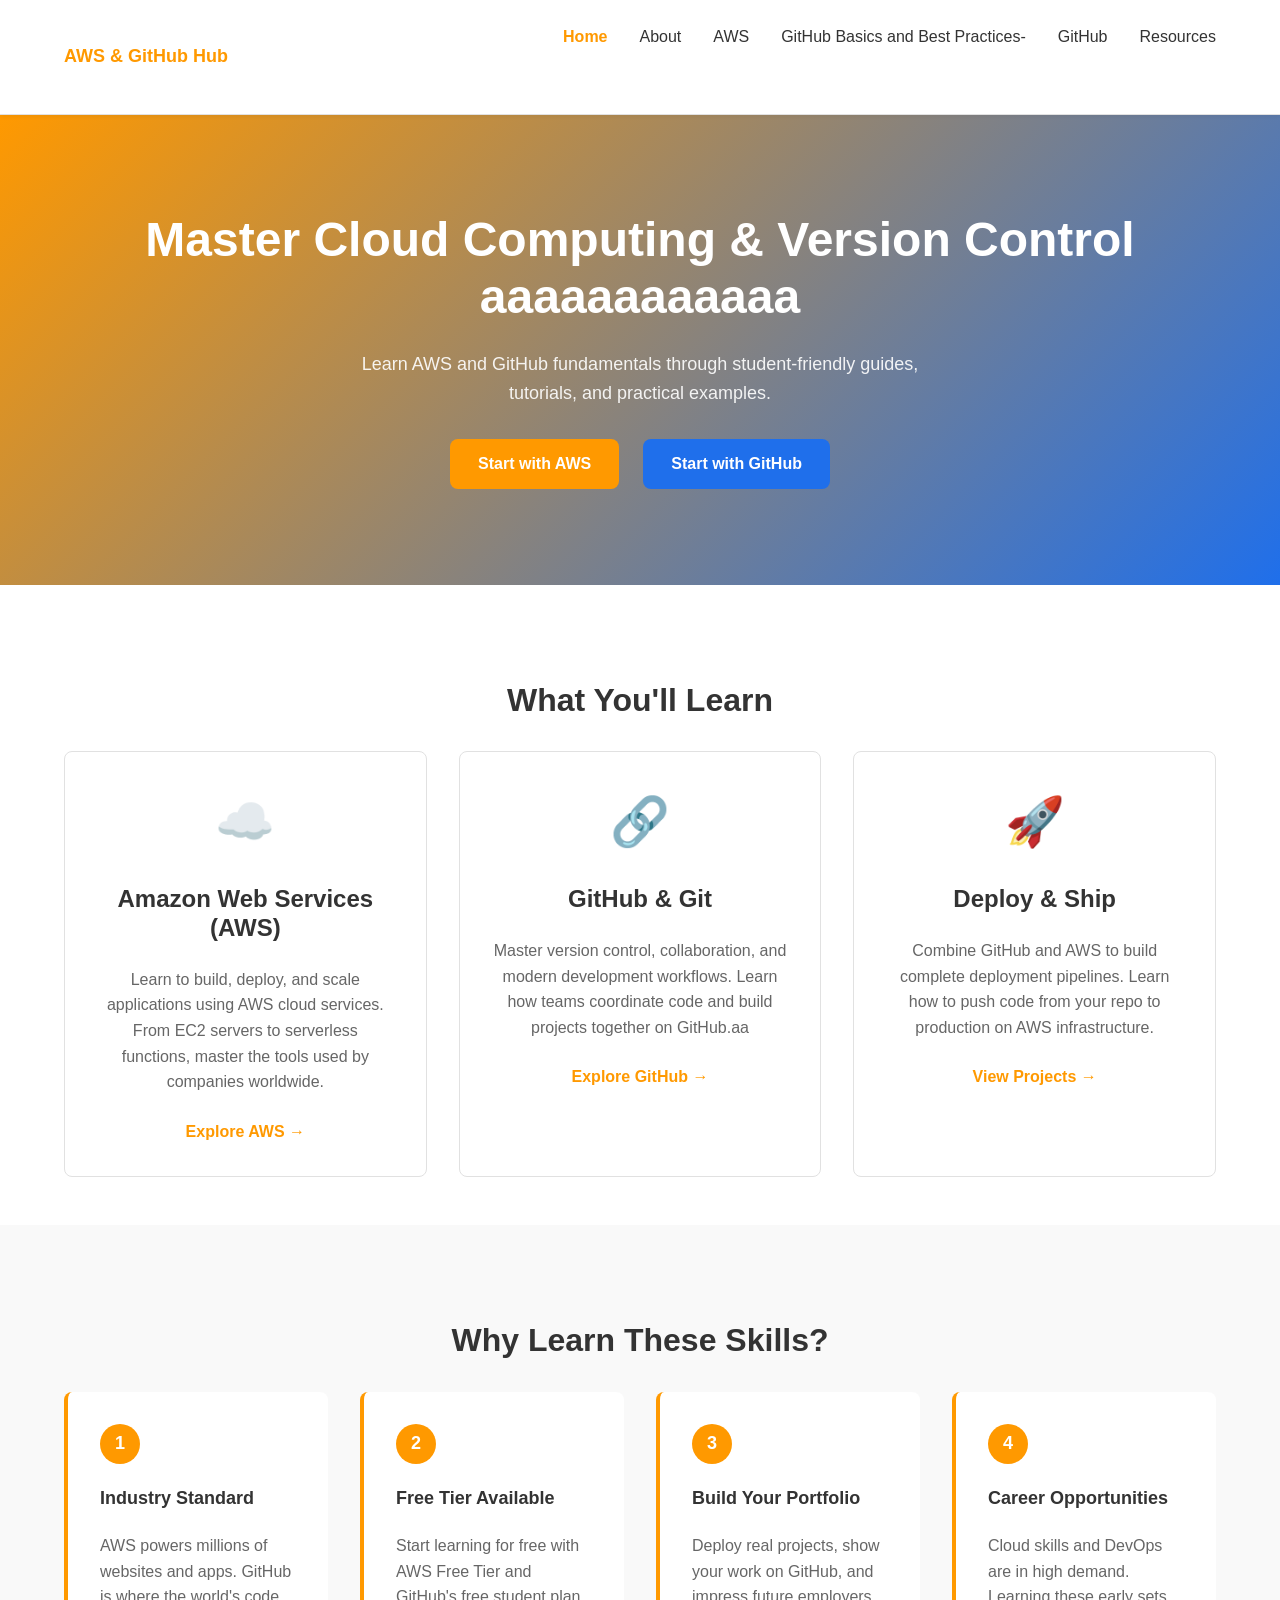
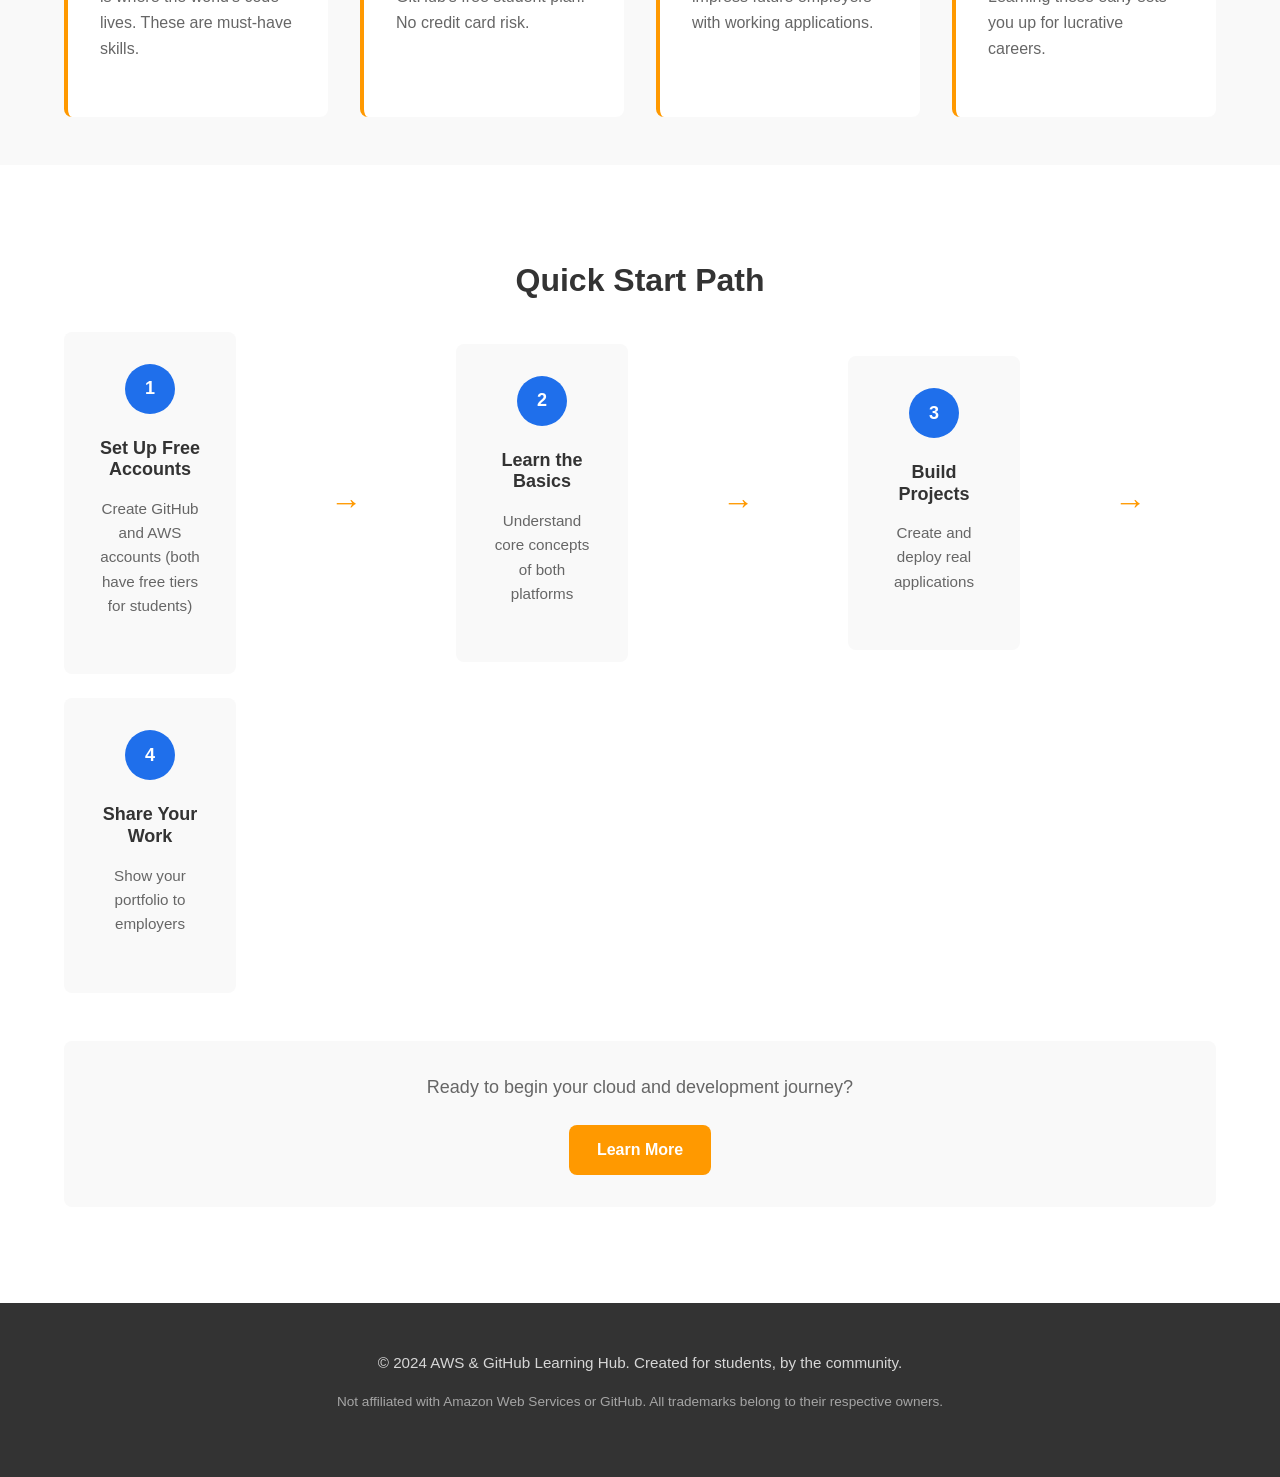
<file: index.html>
<!doctype html>
<html lang="en">
  <head>
    <meta charset="UTF-8" />
    <meta name="viewport" content="width=device-width, initial-scale=1.0" />
    <meta
      name="description"
      content="Learn AWS and GitHub - A comprehensive guide for students"
    />
    <title>AWS & GitHub Learning Hub | For Students</title>
    <link rel="stylesheet" href="styles.css" />
  </head>
  <body>
    <!-- Navigation -->
    <nav class="navbar">
      <div class="container">
        <div class="nav-wrapper">
          <a href="index.html" class="logo">AWS & GitHub Hub</a>
          <button class="menu-toggle" id="menuToggle" aria-label="Toggle menu">
            <span></span>
            <span></span>
            <span></span>
          </button>
          <ul class="nav-menu" id="navMenu">
            <li><a href="index.html">Home</a></li>
            <li><a href="about.html">About</a></li>
            <li><a href="aws.html">AWS</a></li>
            <li><a href="git.html">GitHub Basics and Best Practices-</a></li>
            <li><a href="github.html">GitHub</a></li>
            <li><a href="resources.html">Resources</a></li>
          </ul>
        </div>
      </div>
    </nav>

    <!-- Hero Section -->
    <section class="hero">
      <div class="container">
        <div class="hero-content">
          <h1>Master Cloud Computing & Version Control aaaaaaaaaaaa</h1>
          <p>
            Learn AWS and GitHub fundamentals through student-friendly guides,
            tutorials, and practical examples.
          </p>
          <div class="hero-buttons">
            <a href="aws.html" class="btn btn-primary">Start with AWS</a>
            <a href="github.html" class="btn btn-secondary"
              >Start with GitHub</a
            >
          </div>
        </div>
      </div>
    </section>

    <!-- Quick Overview -->
    <section class="overview">
      <div class="container">
        <h2>What You'll Learn</h2>
        <div class="cards-grid">
          <!-- AWS Card -->
          <div class="card">
            <div class="card-icon">☁️</div>
            <h3>Amazon Web Services (AWS)</h3>
            <p>
              Learn to build, deploy, and scale applications using AWS cloud
              services. From EC2 servers to serverless functions, master the
              tools used by companies worldwide.
            </p>
            <a href="aws.html" class="card-link">Explore AWS →</a>
          </div>

          <!-- GitHub Card -->
          <div class="card">
            <div class="card-icon">🔗</div>
            <h3>GitHub & Git</h3>
            <p>
              Master version control, collaboration, and modern development
              workflows. Learn how teams coordinate code and build projects
              together on GitHub.aa
            </p>
            <a href="github.html" class="card-link">Explore GitHub →</a>
          </div>

          <!-- Integration Card -->
          <div class="card">
            <div class="card-icon">🚀</div>
            <h3>Deploy & Ship</h3>
            <p>
              Combine GitHub and AWS to build complete deployment pipelines.
              Learn how to push code from your repo to production on AWS
              infrastructure.
            </p>
            <a href="resources.html" class="card-link">View Projects →</a>
          </div>
        </div>
      </div>
    </section>

    <!-- Why Learn Section -->
    <section class="why-learn">
      <div class="container">
        <h2>Why Learn These Skills?</h2>
        <div class="reasons-grid">
          <div class="reason">
            <div class="reason-number">1</div>
            <h4>Industry Standard</h4>
            <p>
              AWS powers millions of websites and apps. GitHub is where the
              world's code lives. These are must-have skills.
            </p>
          </div>
          <div class="reason">
            <div class="reason-number">2</div>
            <h4>Free Tier Available</h4>
            <p>
              Start learning for free with AWS Free Tier and GitHub's free
              student plan. No credit card risk.
            </p>
          </div>
          <div class="reason">
            <div class="reason-number">3</div>
            <h4>Build Your Portfolio</h4>
            <p>
              Deploy real projects, show your work on GitHub, and impress future
              employers with working applications.
            </p>
          </div>
          <div class="reason">
            <div class="reason-number">4</div>
            <h4>Career Opportunities</h4>
            <p>
              Cloud skills and DevOps are in high demand. Learning these early
              sets you up for lucrative careers.
            </p>
          </div>
        </div>
      </div>
    </section>

    <!-- Getting Started -->
    <section class="getting-started">
      <div class="container">
        <h2>Quick Start Path</h2>
        <div class="path-steps">
          <div class="step">
            <div class="step-number">1</div>
            <h4>Set Up Free Accounts</h4>
            <p>
              Create GitHub and AWS accounts (both have free tiers for students)
            </p>
          </div>
          <div class="step-arrow">→</div>
          <div class="step">
            <div class="step-number">2</div>
            <h4>Learn the Basics</h4>
            <p>Understand core concepts of both platforms</p>
          </div>
          <div class="step-arrow">→</div>
          <div class="step">
            <div class="step-number">3</div>
            <h4>Build Projects</h4>
            <p>Create and deploy real applications</p>
          </div>
          <div class="step-arrow">→</div>
          <div class="step">
            <div class="step-number">4</div>
            <h4>Share Your Work</h4>
            <p>Show your portfolio to employers</p>
          </div>
        </div>
        <div class="cta-section">
          <p>Ready to begin your cloud and development journey?</p>
          <a href="about.html" class="btn btn-primary">Learn More</a>
        </div>
      </div>
    </section>

    <!-- Footer -->
    <footer class="footer">
      <div class="container">
        <p>
          &copy; 2024 AWS & GitHub Learning Hub. Created for students, by the
          community.
        </p>
        <p>
          Not affiliated with Amazon Web Services or GitHub. All trademarks
          belong to their respective owners.
        </p>
      </div>
    </footer>

    <script src="script.js"></script>
  </body>
</html>
</file>
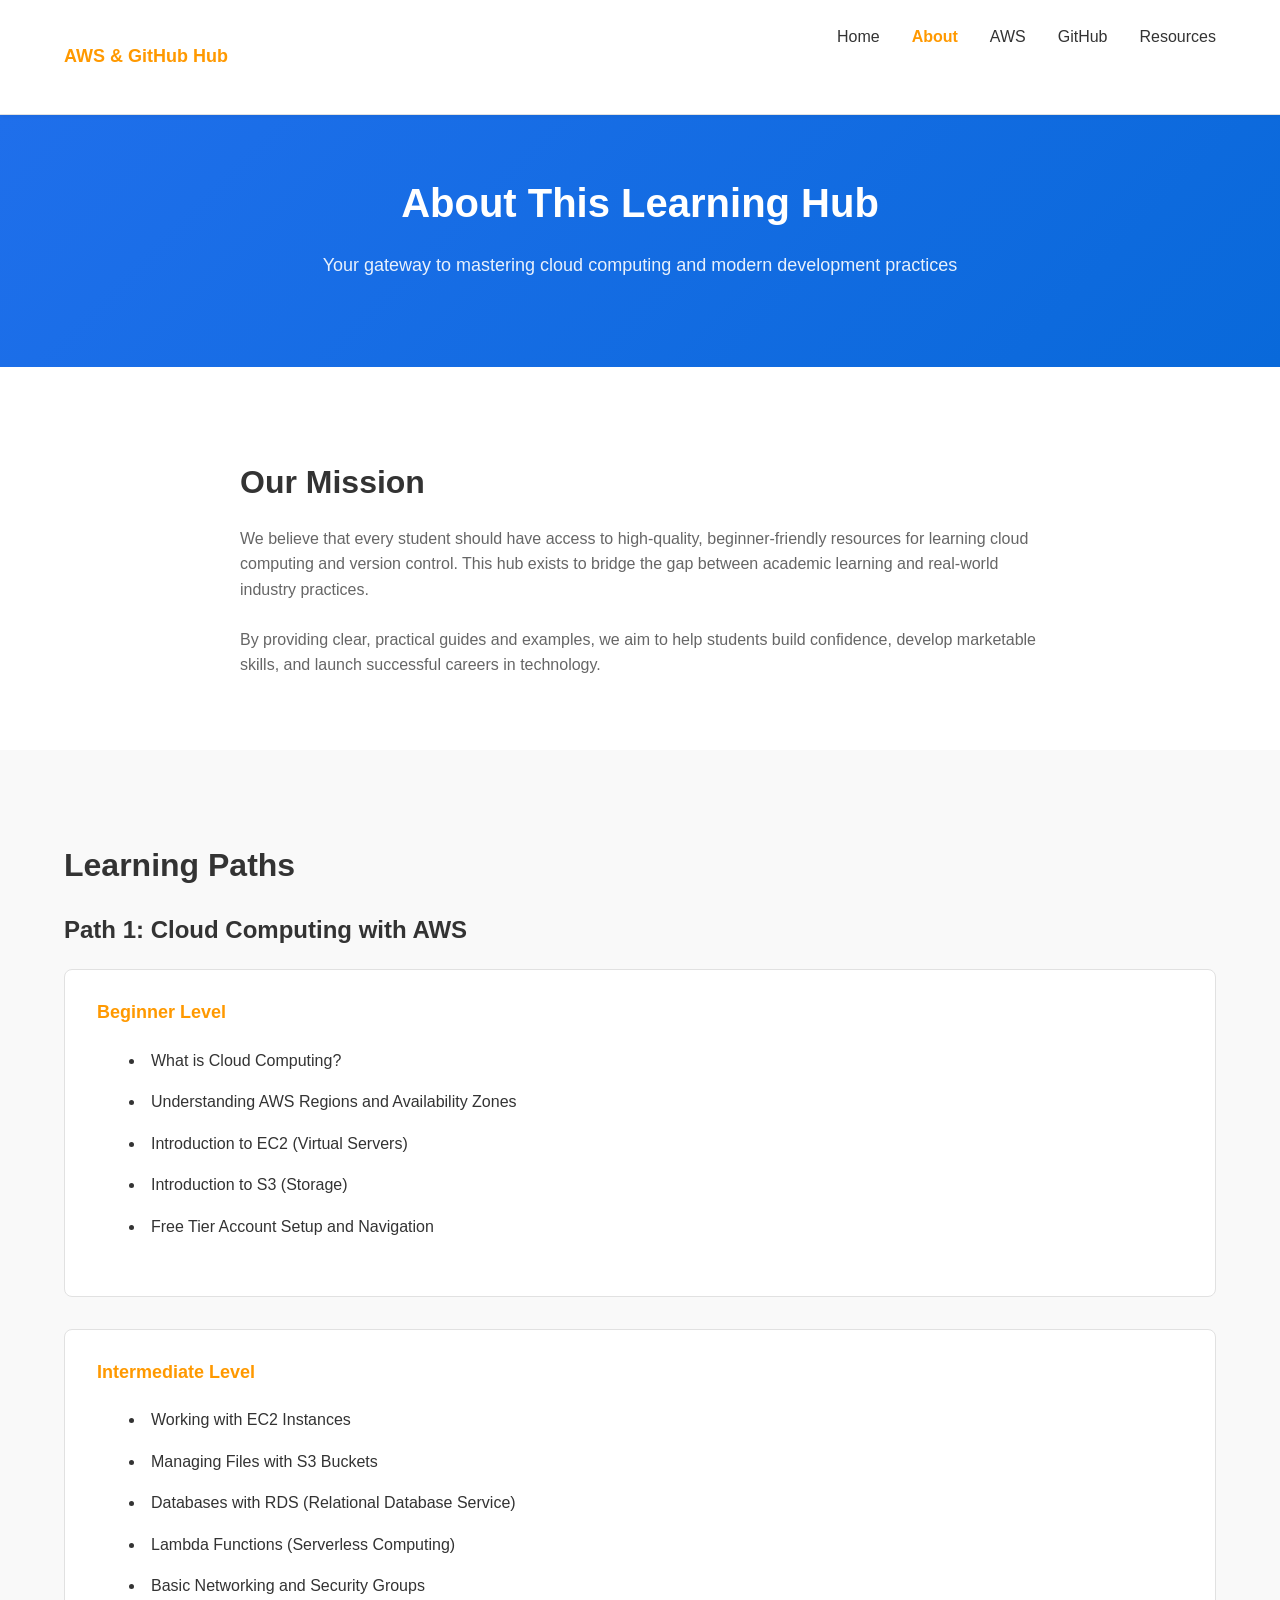
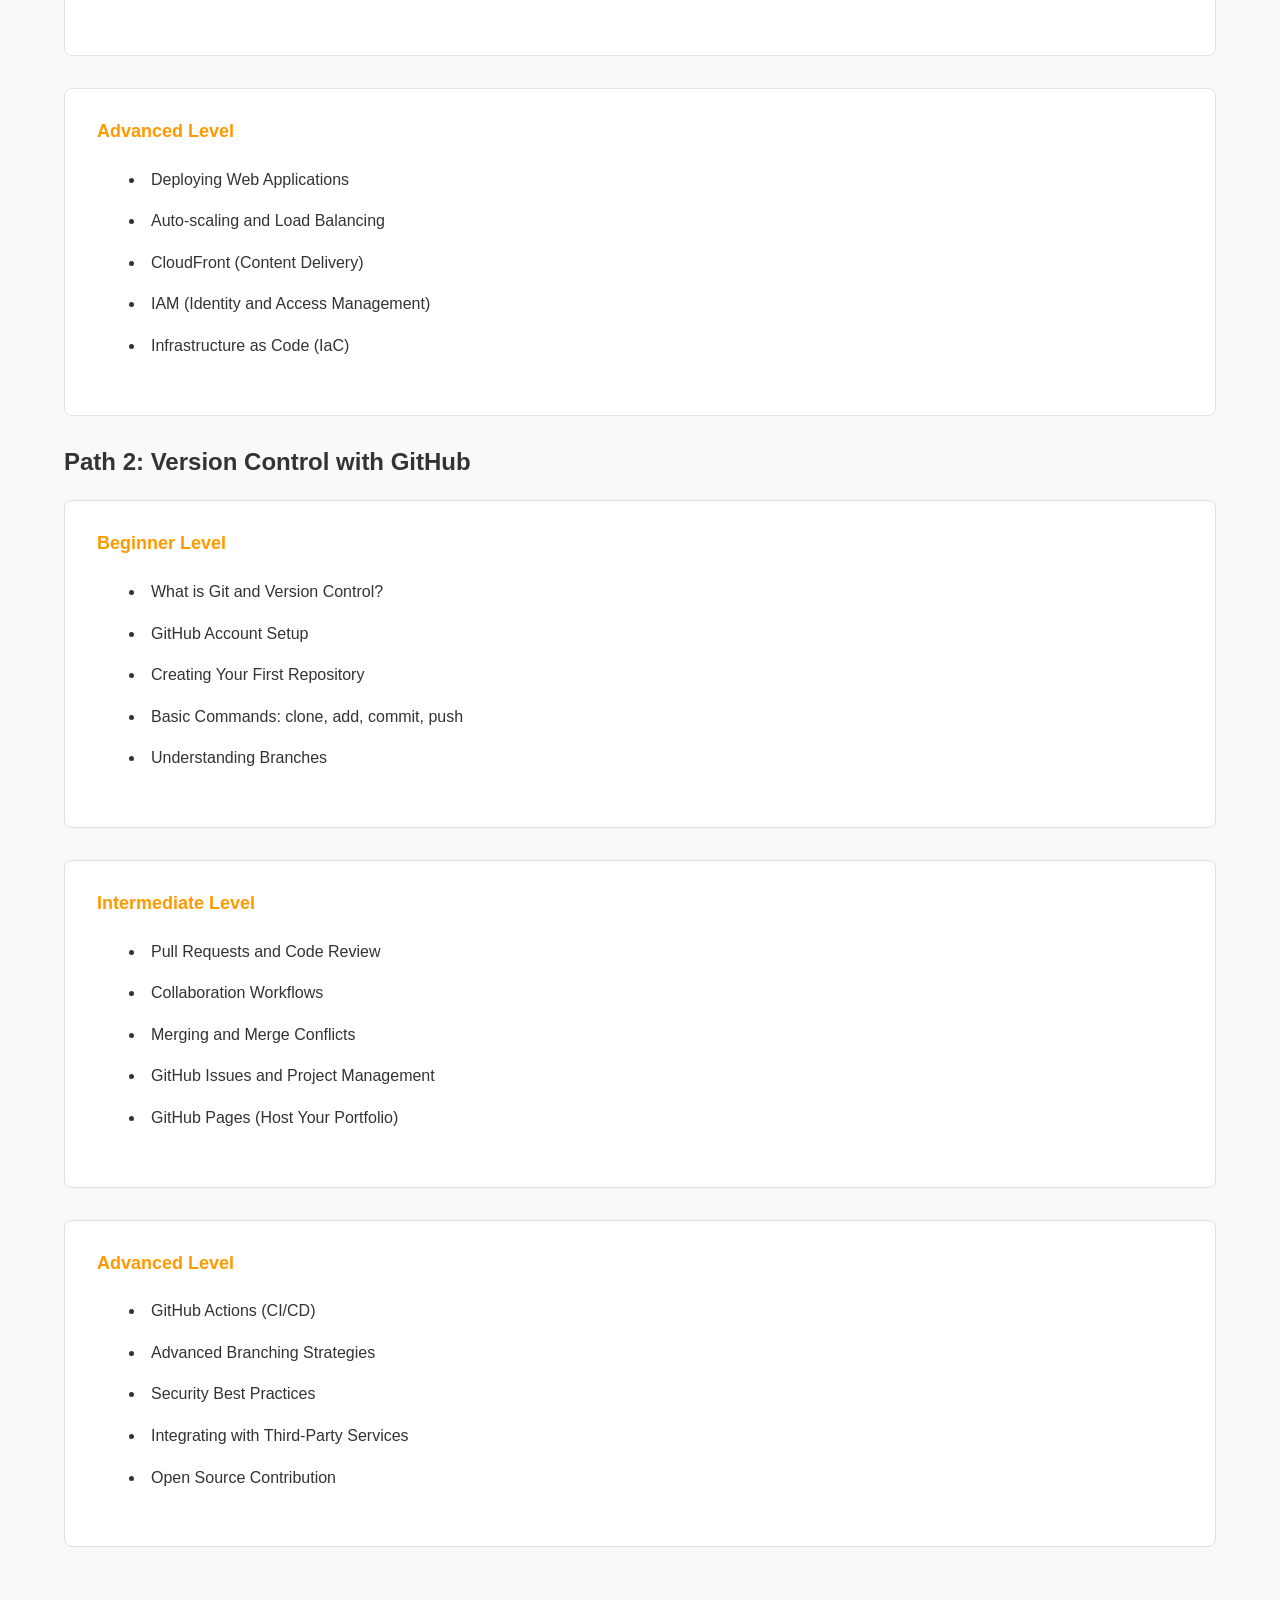
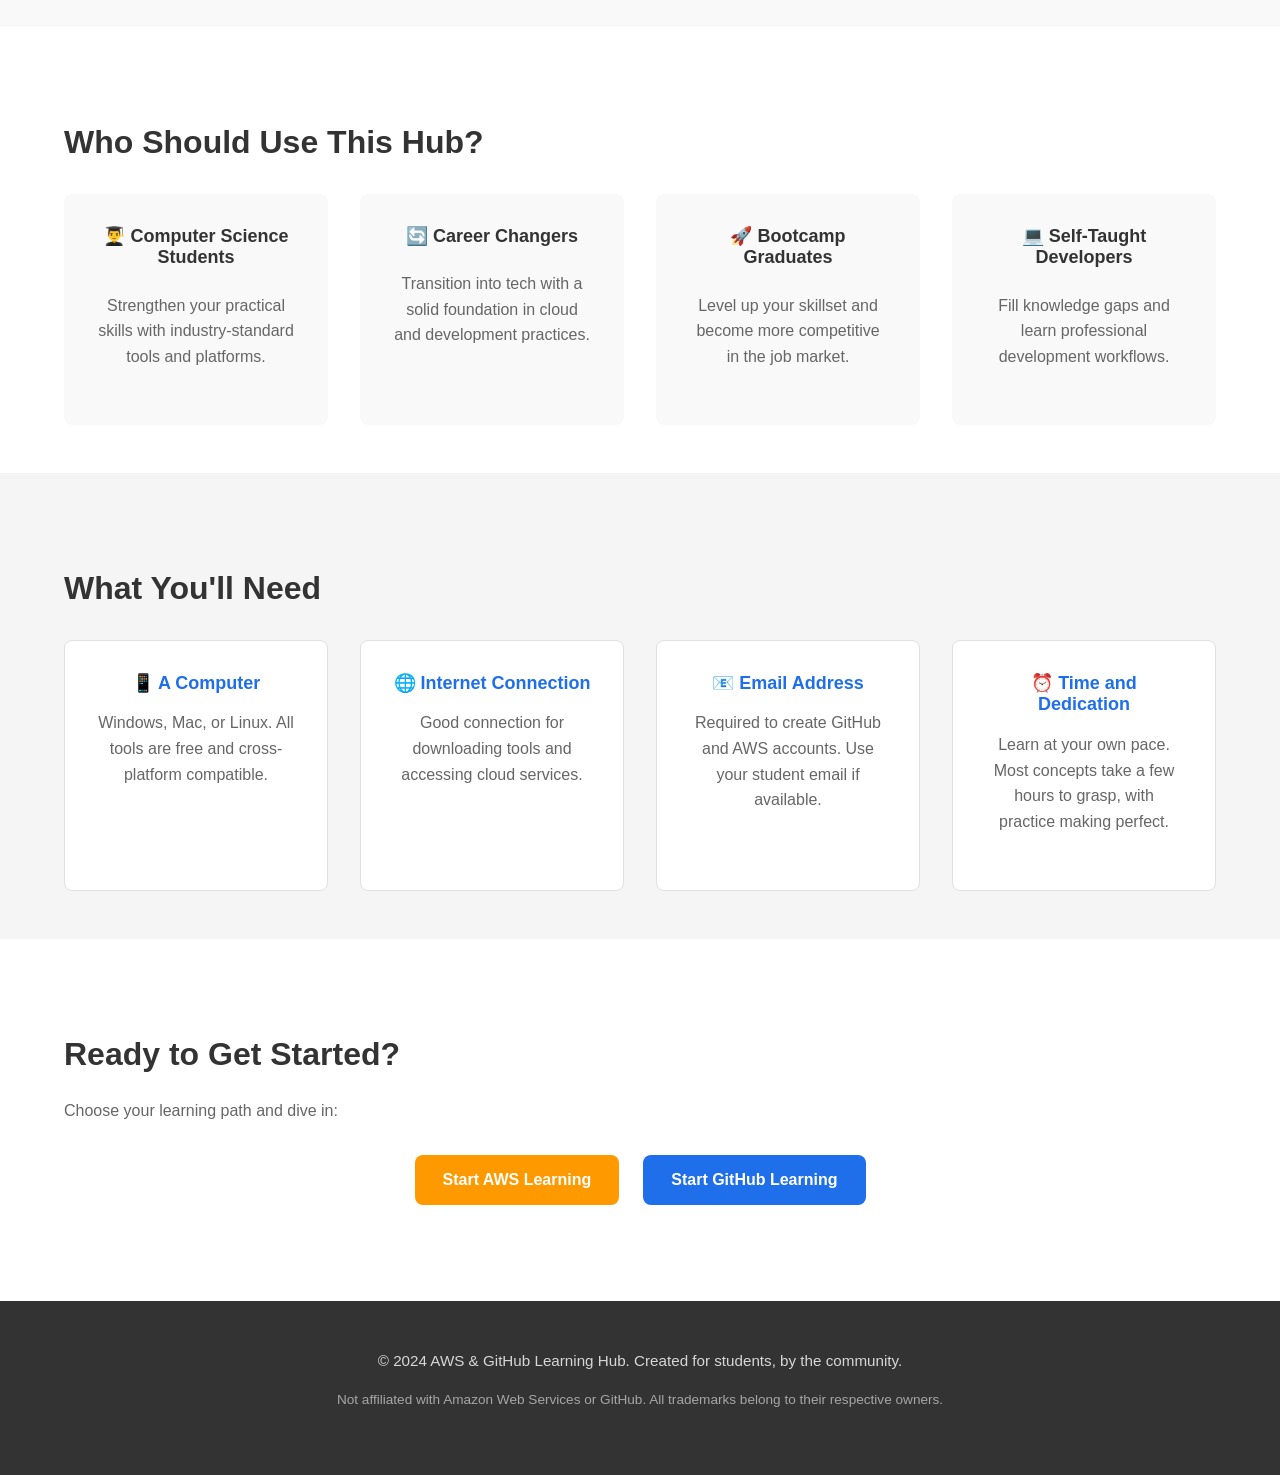
<file: about.html>
<!DOCTYPE html>
<html lang="en">
<head>
    <meta charset="UTF-8">
    <meta name="viewport" content="width=device-width, initial-scale=1.0">
    <meta name="description" content="About AWS & GitHub Learning Hub - Our mission and learning paths">
    <title>About | AWS & GitHub Learning Hub</title>
    <link rel="stylesheet" href="styles.css">
</head>
<body>
    <!-- Navigation -->
    <nav class="navbar">
        <div class="container">
            <div class="nav-wrapper">
                <a href="index.html" class="logo">AWS & GitHub Hub</a>
                <button class="menu-toggle" id="menuToggle" aria-label="Toggle menu">
                    <span></span>
                    <span></span>
                    <span></span>
                </button>
                <ul class="nav-menu" id="navMenu">
                    <li><a href="index.html">Home</a></li>
                    <li><a href="about.html">About</a></li>
                    <li><a href="aws.html">AWS</a></li>
                    <li><a href="github.html">GitHub</a></li>
                    <li><a href="resources.html">Resources</a></li>
                </ul>
            </div>
        </div>
    </nav>

    <!-- Hero Section -->
    <section class="page-hero">
        <div class="container">
            <h1>About This Learning Hub</h1>
            <p>Your gateway to mastering cloud computing and modern development practices</p>
        </div>
    </section>

    <!-- Mission Section -->
    <section class="content-section">
        <div class="container">
            <div class="section-content">
                <h2>Our Mission</h2>
                <p>We believe that every student should have access to high-quality, beginner-friendly resources for learning cloud computing and version control. This hub exists to bridge the gap between academic learning and real-world industry practices.</p>
                <p>By providing clear, practical guides and examples, we aim to help students build confidence, develop marketable skills, and launch successful careers in technology.</p>
            </div>
        </div>
    </section>

    <!-- Learning Paths -->
    <section class="learning-paths">
        <div class="container">
            <h2>Learning Paths</h2>
            
            <h3 style="margin-top: 2rem; margin-bottom: 1.5rem;">Path 1: Cloud Computing with AWS</h3>
            <div class="path-card">
                <h4>Beginner Level</h4>
                <ul>
                    <li>What is Cloud Computing?</li>
                    <li>Understanding AWS Regions and Availability Zones</li>
                    <li>Introduction to EC2 (Virtual Servers)</li>
                    <li>Introduction to S3 (Storage)</li>
                    <li>Free Tier Account Setup and Navigation</li>
                </ul>
            </div>

            <div class="path-card">
                <h4>Intermediate Level</h4>
                <ul>
                    <li>Working with EC2 Instances</li>
                    <li>Managing Files with S3 Buckets</li>
                    <li>Databases with RDS (Relational Database Service)</li>
                    <li>Lambda Functions (Serverless Computing)</li>
                    <li>Basic Networking and Security Groups</li>
                </ul>
            </div>

            <div class="path-card">
                <h4>Advanced Level</h4>
                <ul>
                    <li>Deploying Web Applications</li>
                    <li>Auto-scaling and Load Balancing</li>
                    <li>CloudFront (Content Delivery)</li>
                    <li>IAM (Identity and Access Management)</li>
                    <li>Infrastructure as Code (IaC)</li>
                </ul>
            </div>

            <h3 style="margin-top: 2rem; margin-bottom: 1.5rem;">Path 2: Version Control with GitHub</h3>
            <div class="path-card">
                <h4>Beginner Level</h4>
                <ul>
                    <li>What is Git and Version Control?</li>
                    <li>GitHub Account Setup</li>
                    <li>Creating Your First Repository</li>
                    <li>Basic Commands: clone, add, commit, push</li>
                    <li>Understanding Branches</li>
                </ul>
            </div>

            <div class="path-card">
                <h4>Intermediate Level</h4>
                <ul>
                    <li>Pull Requests and Code Review</li>
                    <li>Collaboration Workflows</li>
                    <li>Merging and Merge Conflicts</li>
                    <li>GitHub Issues and Project Management</li>
                    <li>GitHub Pages (Host Your Portfolio)</li>
                </ul>
            </div>

            <div class="path-card">
                <h4>Advanced Level</h4>
                <ul>
                    <li>GitHub Actions (CI/CD)</li>
                    <li>Advanced Branching Strategies</li>
                    <li>Security Best Practices</li>
                    <li>Integrating with Third-Party Services</li>
                    <li>Open Source Contribution</li>
                </ul>
            </div>
        </div>
    </section>

    <!-- Who Should Learn -->
    <section class="content-section">
        <div class="container">
            <h2>Who Should Use This Hub?</h2>
            <div class="audience-grid">
                <div class="audience-item">
                    <h4>👨‍🎓 Computer Science Students</h4>
                    <p>Strengthen your practical skills with industry-standard tools and platforms.</p>
                </div>
                <div class="audience-item">
                    <h4>🔄 Career Changers</h4>
                    <p>Transition into tech with a solid foundation in cloud and development practices.</p>
                </div>
                <div class="audience-item">
                    <h4>🚀 Bootcamp Graduates</h4>
                    <p>Level up your skillset and become more competitive in the job market.</p>
                </div>
                <div class="audience-item">
                    <h4>💻 Self-Taught Developers</h4>
                    <p>Fill knowledge gaps and learn professional development workflows.</p>
                </div>
            </div>
        </div>
    </section>

    <!-- Getting Started Info -->
    <section class="content-section" style="background-color: #f5f5f5;">
        <div class="container">
            <h2>What You'll Need</h2>
            <div class="requirements-grid">
                <div class="requirement">
                    <h4>📱 A Computer</h4>
                    <p>Windows, Mac, or Linux. All tools are free and cross-platform compatible.</p>
                </div>
                <div class="requirement">
                    <h4>🌐 Internet Connection</h4>
                    <p>Good connection for downloading tools and accessing cloud services.</p>
                </div>
                <div class="requirement">
                    <h4>📧 Email Address</h4>
                    <p>Required to create GitHub and AWS accounts. Use your student email if available.</p>
                </div>
                <div class="requirement">
                    <h4>⏰ Time and Dedication</h4>
                    <p>Learn at your own pace. Most concepts take a few hours to grasp, with practice making perfect.</p>
                </div>
            </div>
        </div>
    </section>

    <!-- Next Steps -->
    <section class="content-section">
        <div class="container">
            <h2>Ready to Get Started?</h2>
            <p>Choose your learning path and dive in:</p>
            <div class="button-group">
                <a href="aws.html" class="btn btn-primary">Start AWS Learning</a>
                <a href="github.html" class="btn btn-secondary">Start GitHub Learning</a>
            </div>
        </div>
    </section>

    <!-- Footer -->
    <footer class="footer">
        <div class="container">
            <p>&copy; 2024 AWS & GitHub Learning Hub. Created for students, by the community.</p>
            <p>Not affiliated with Amazon Web Services or GitHub. All trademarks belong to their respective owners.</p>
        </div>
    </footer>

    <script src="script.js"></script>
</body>
</html>
</file>
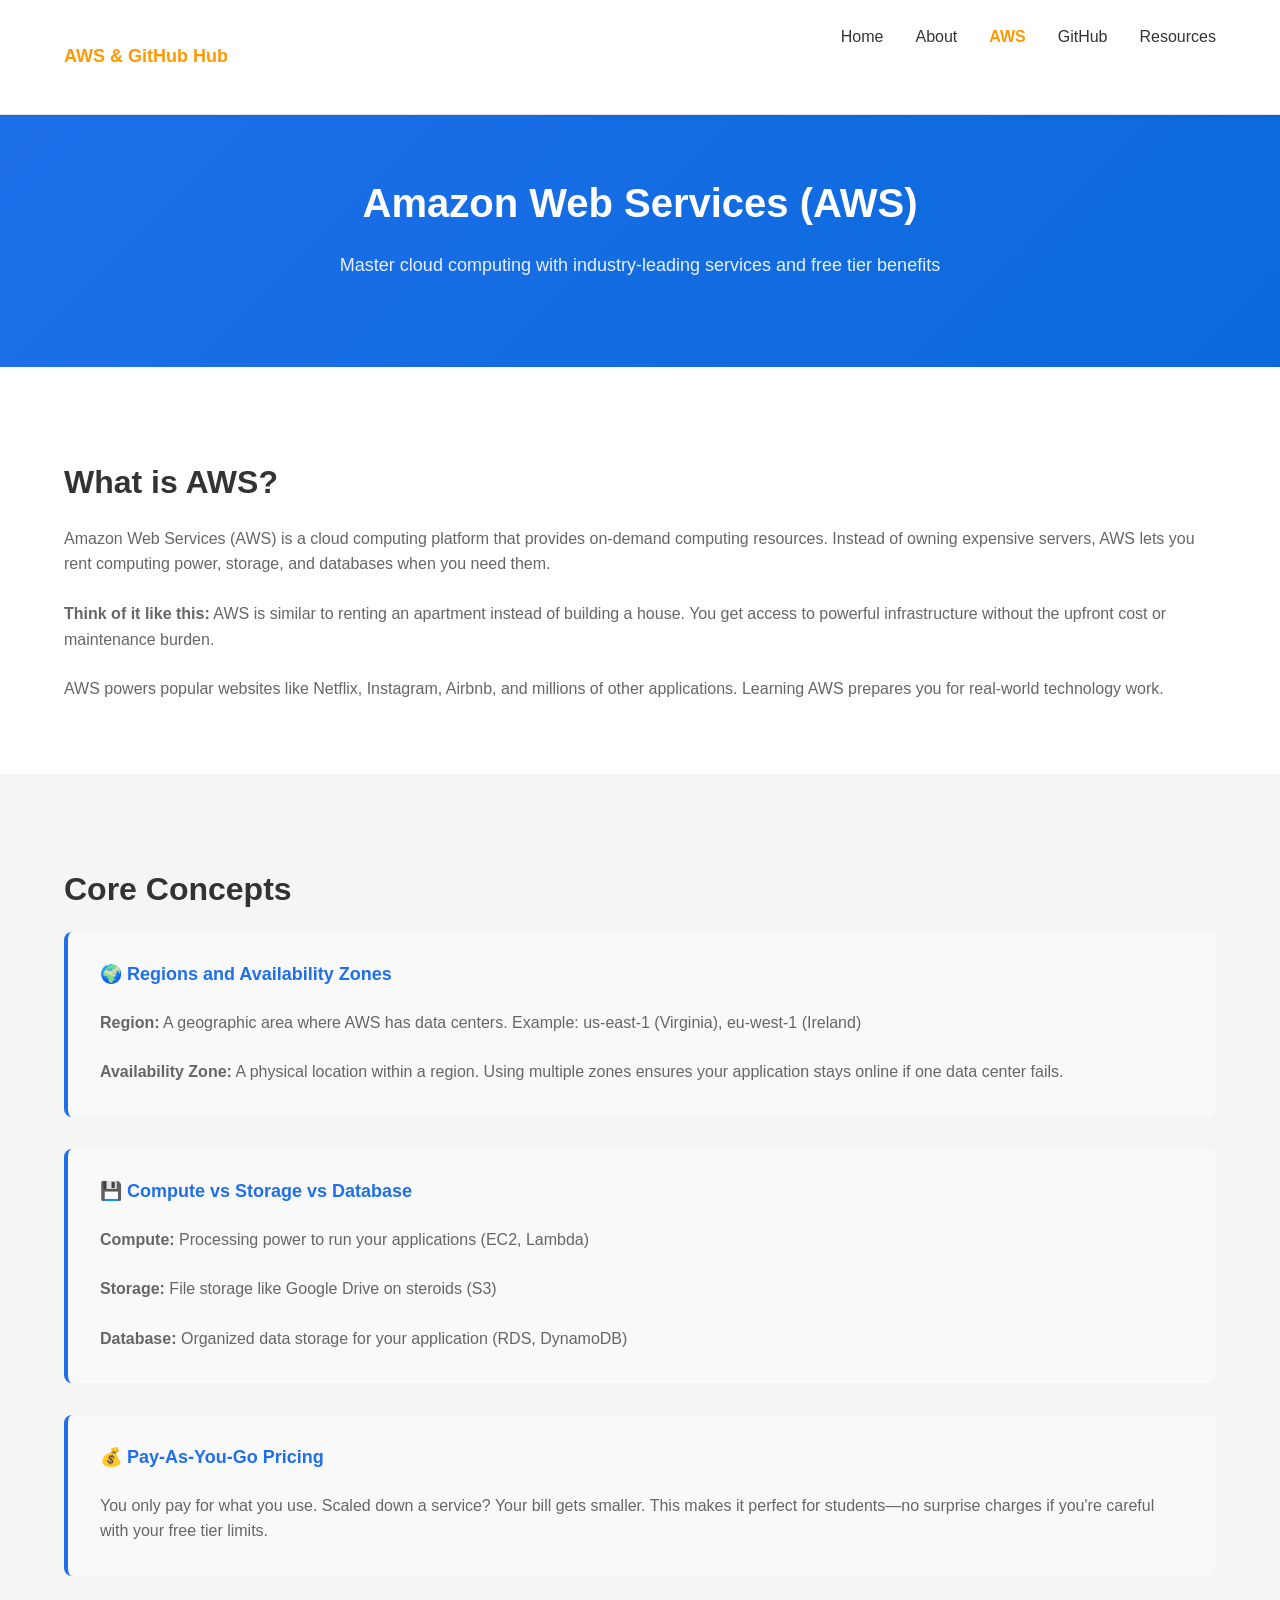
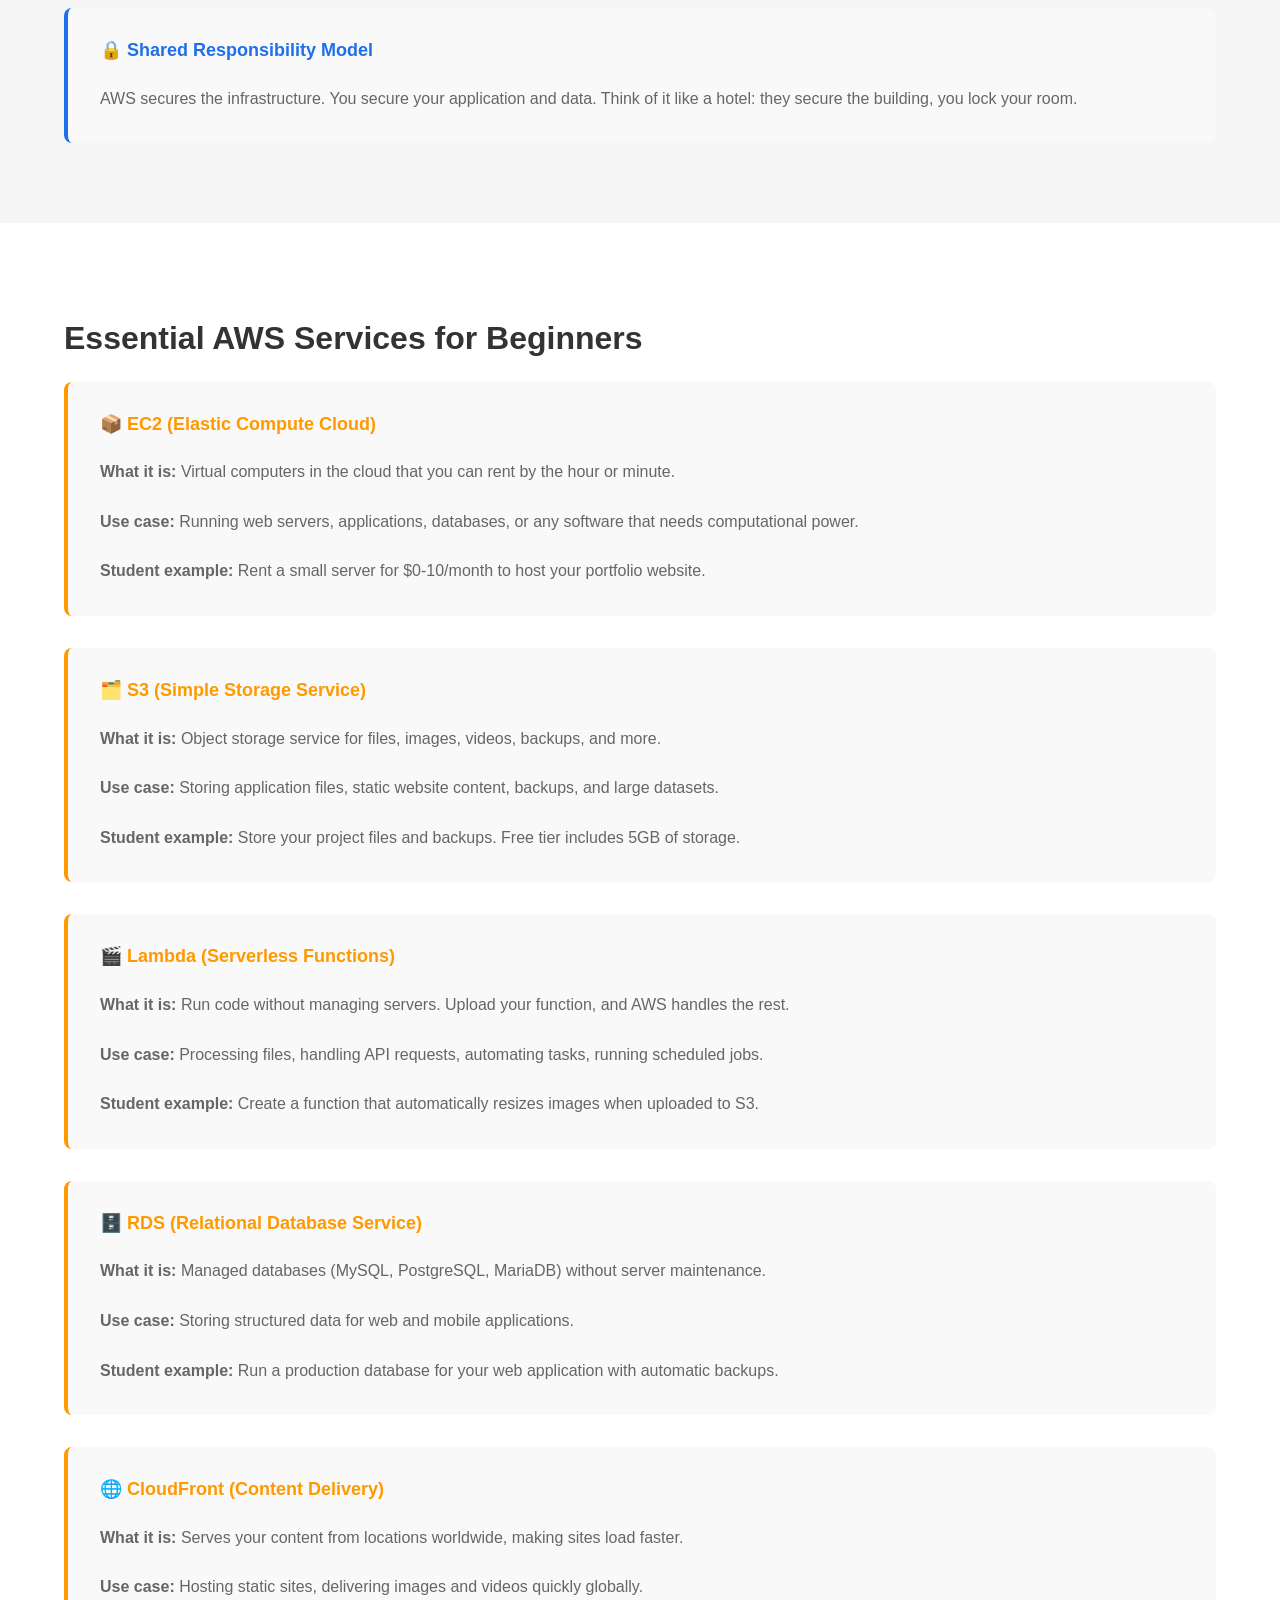
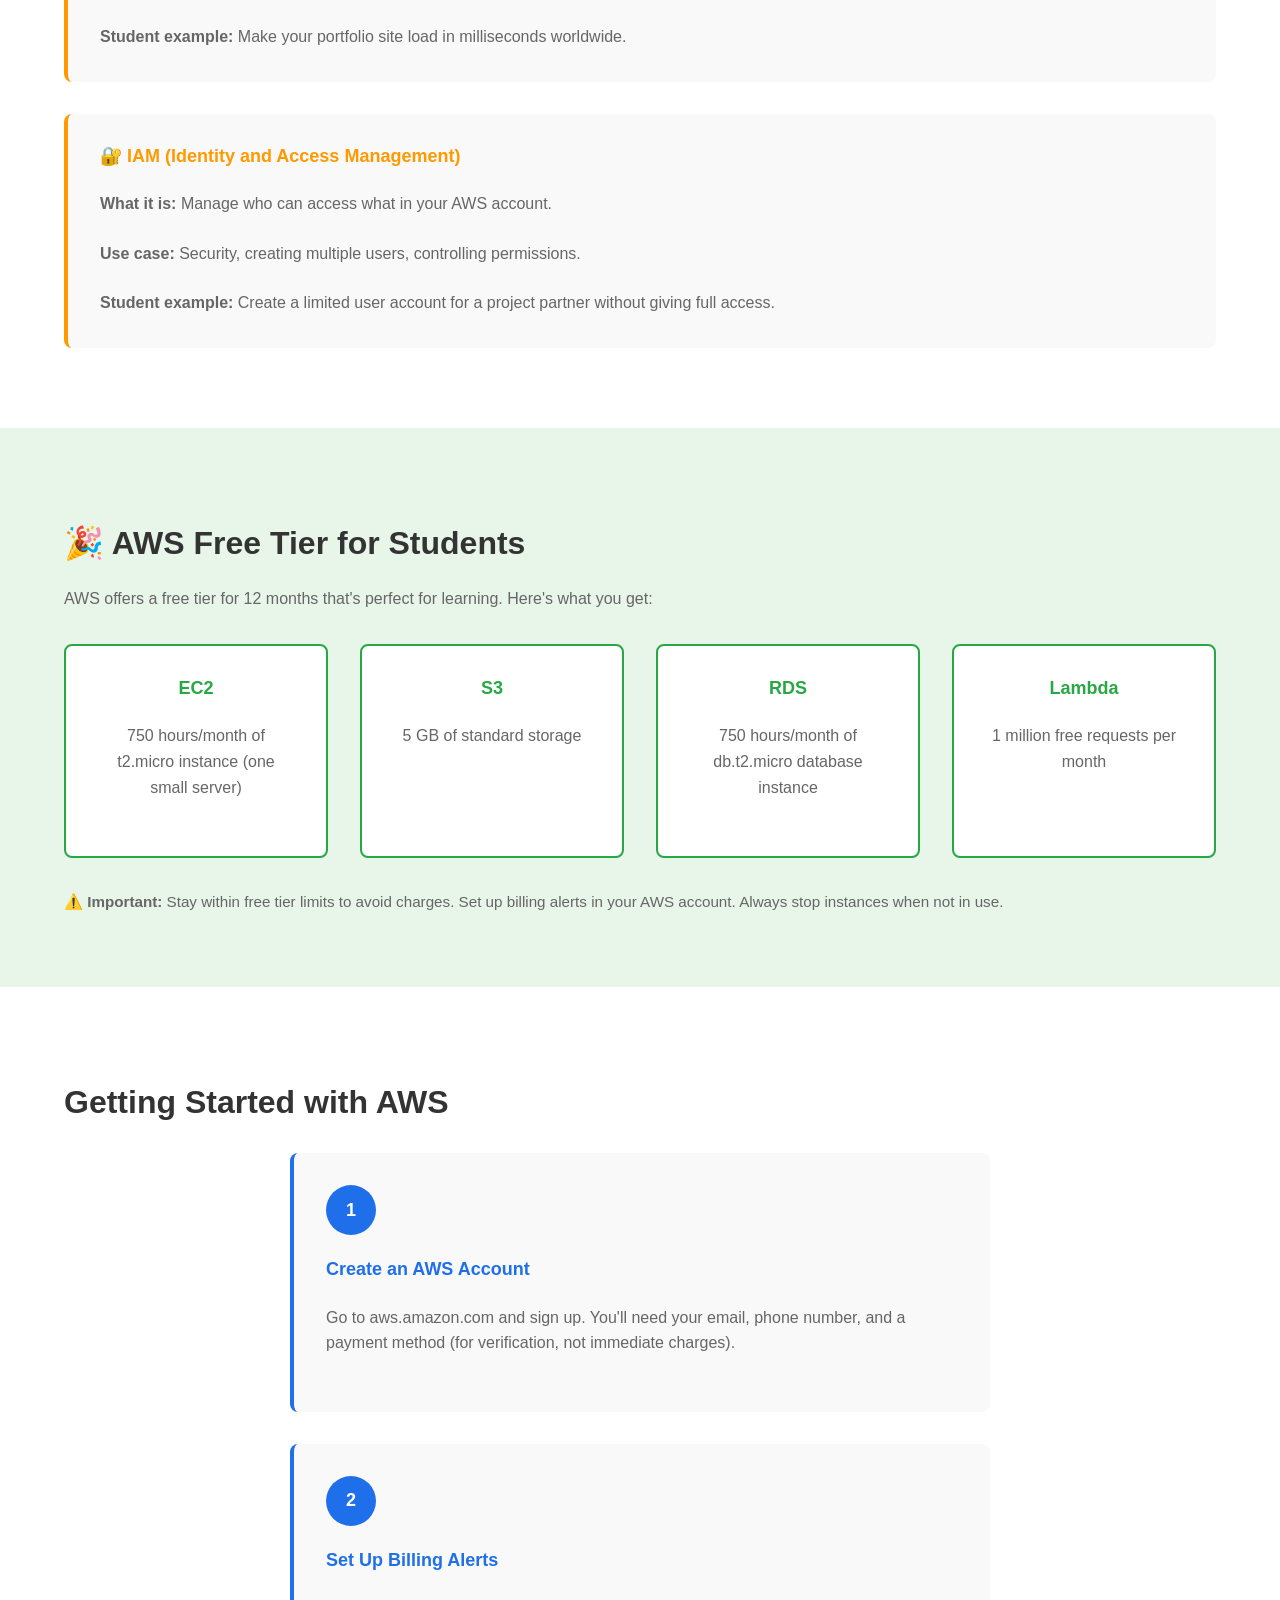
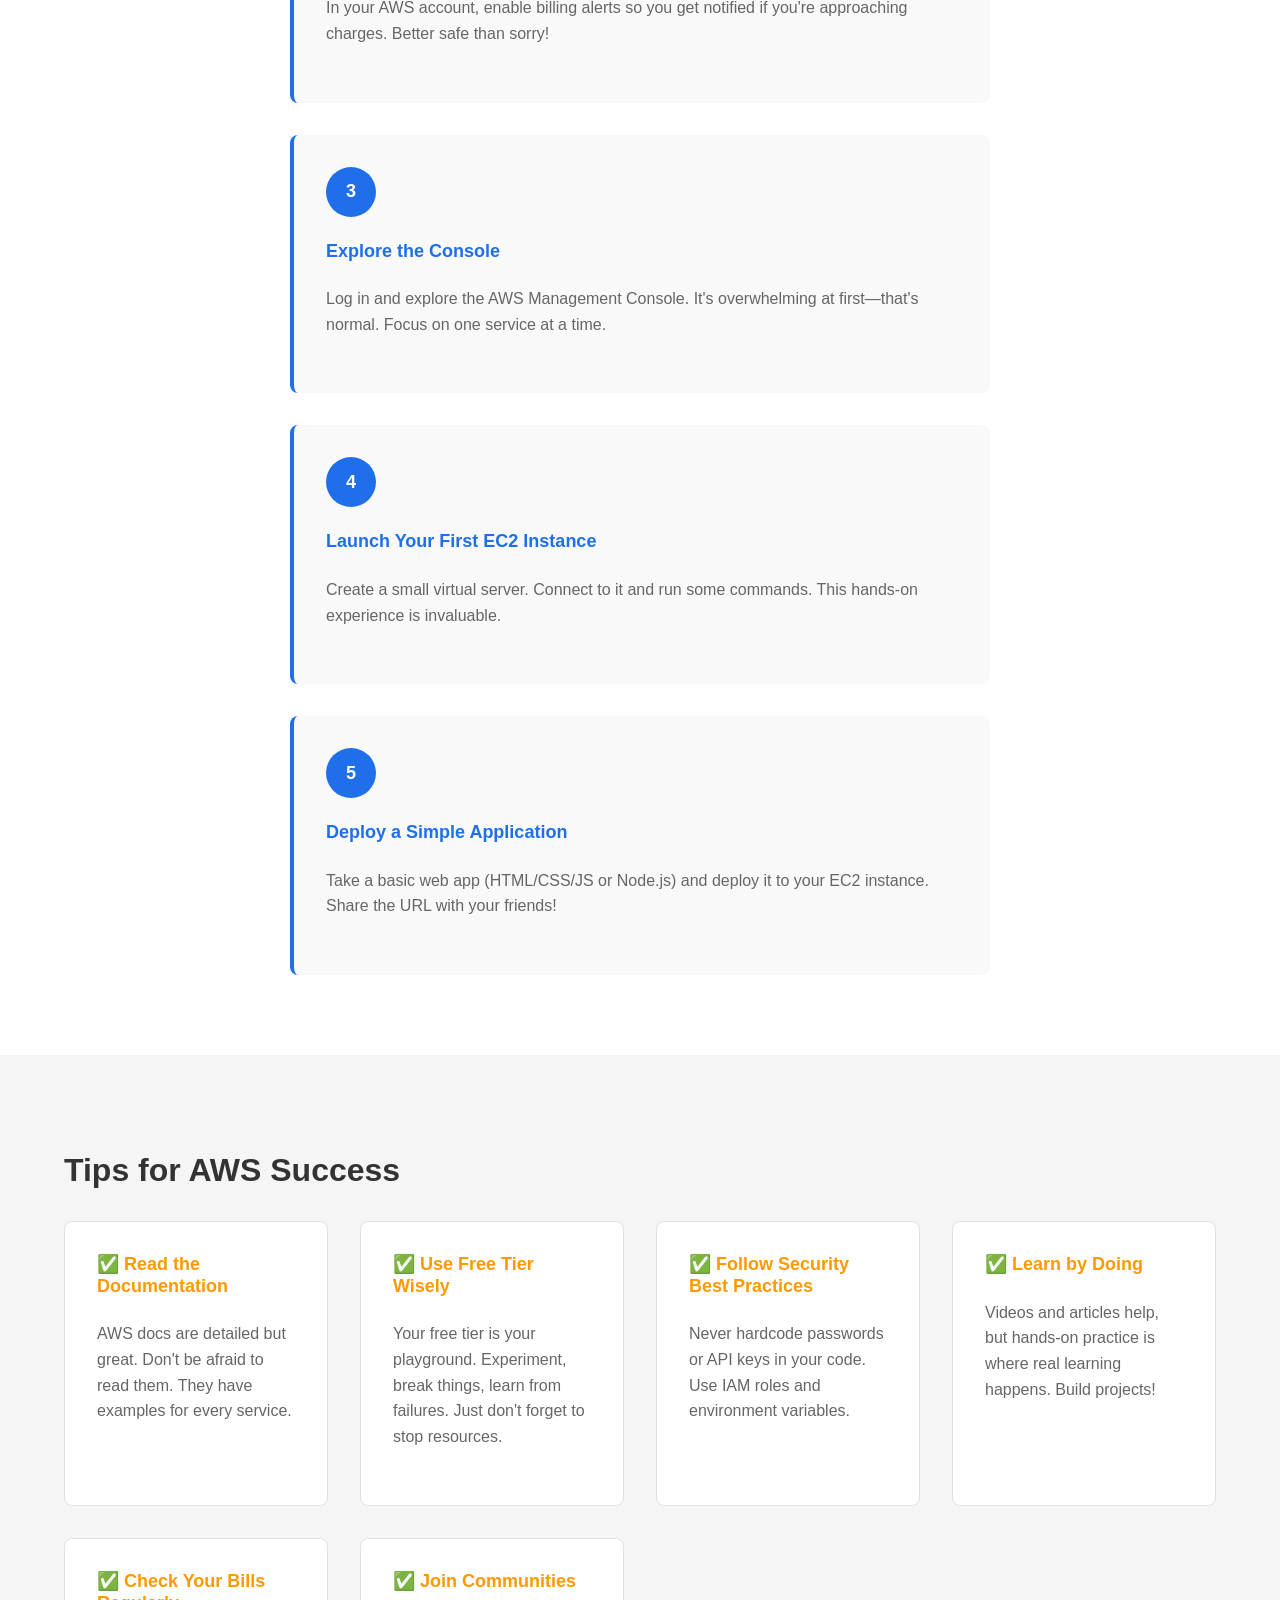
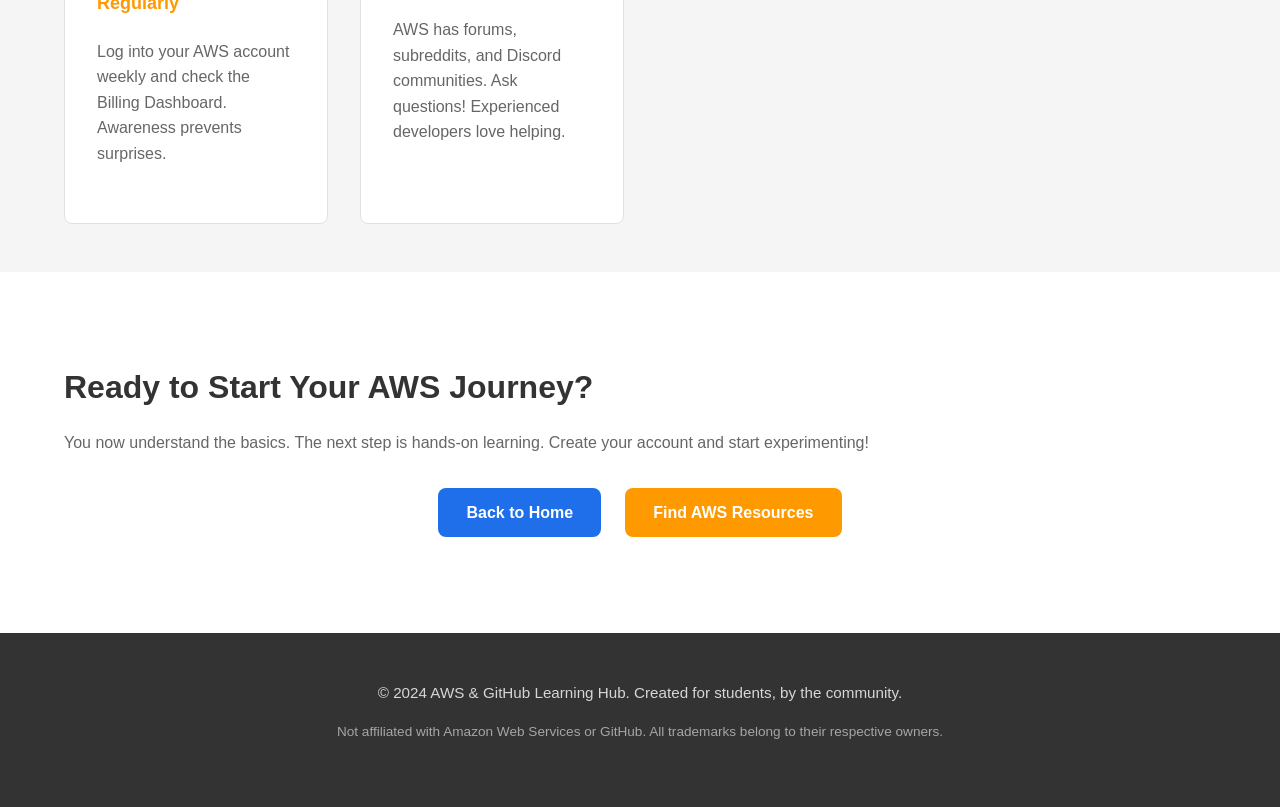
<file: aws.html>
<!DOCTYPE html>
<html lang="en">
<head>
    <meta charset="UTF-8">
    <meta name="viewport" content="width=device-width, initial-scale=1.0">
    <meta name="description" content="Learn AWS fundamentals - Services, concepts, and free tier information for students">
    <title>AWS Learning Guide | AWS & GitHub Learning Hub</title>
    <link rel="stylesheet" href="styles.css">
</head>
<body>
    <!-- Navigation -->
    <nav class="navbar">
        <div class="container">
            <div class="nav-wrapper">
                <a href="index.html" class="logo">AWS & GitHub Hub</a>
                <button class="menu-toggle" id="menuToggle" aria-label="Toggle menu">
                    <span></span>
                    <span></span>
                    <span></span>
                </button>
                <ul class="nav-menu" id="navMenu">
                    <li><a href="index.html">Home</a></li>
                    <li><a href="about.html">About</a></li>
                    <li><a href="aws.html">AWS</a></li>
                    <li><a href="github.html">GitHub</a></li>
                    <li><a href="resources.html">Resources</a></li>
                </ul>
            </div>
        </div>
    </nav>

    <!-- Hero Section -->
    <section class="page-hero">
        <div class="container">
            <h1>Amazon Web Services (AWS)</h1>
            <p>Master cloud computing with industry-leading services and free tier benefits</p>
        </div>
    </section>

    <!-- What is AWS -->
    <section class="content-section">
        <div class="container">
            <h2>What is AWS?</h2>
            <p>Amazon Web Services (AWS) is a cloud computing platform that provides on-demand computing resources. Instead of owning expensive servers, AWS lets you rent computing power, storage, and databases when you need them.</p>
            <p><strong>Think of it like this:</strong> AWS is similar to renting an apartment instead of building a house. You get access to powerful infrastructure without the upfront cost or maintenance burden.</p>
            <p>AWS powers popular websites like Netflix, Instagram, Airbnb, and millions of other applications. Learning AWS prepares you for real-world technology work.</p>
        </div>
    </section>

    <!-- Core Concepts -->
    <section class="content-section" style="background-color: #f5f5f5;">
        <div class="container">
            <h2>Core Concepts</h2>
            
            <div class="concept-box">
                <h4>🌍 Regions and Availability Zones</h4>
                <p><strong>Region:</strong> A geographic area where AWS has data centers. Example: us-east-1 (Virginia), eu-west-1 (Ireland)</p>
                <p><strong>Availability Zone:</strong> A physical location within a region. Using multiple zones ensures your application stays online if one data center fails.</p>
            </div>

            <div class="concept-box">
                <h4>💾 Compute vs Storage vs Database</h4>
                <p><strong>Compute:</strong> Processing power to run your applications (EC2, Lambda)</p>
                <p><strong>Storage:</strong> File storage like Google Drive on steroids (S3)</p>
                <p><strong>Database:</strong> Organized data storage for your application (RDS, DynamoDB)</p>
            </div>

            <div class="concept-box">
                <h4>💰 Pay-As-You-Go Pricing</h4>
                <p>You only pay for what you use. Scaled down a service? Your bill gets smaller. This makes it perfect for students—no surprise charges if you're careful with your free tier limits.</p>
            </div>

            <div class="concept-box">
                <h4>🔒 Shared Responsibility Model</h4>
                <p>AWS secures the infrastructure. You secure your application and data. Think of it like a hotel: they secure the building, you lock your room.</p>
            </div>
        </div>
    </section>

    <!-- Key Services -->
    <section class="content-section">
        <div class="container">
            <h2>Essential AWS Services for Beginners</h2>
            
            <div class="service-card">
                <h4>📦 EC2 (Elastic Compute Cloud)</h4>
                <p><strong>What it is:</strong> Virtual computers in the cloud that you can rent by the hour or minute.</p>
                <p><strong>Use case:</strong> Running web servers, applications, databases, or any software that needs computational power.</p>
                <p><strong>Student example:</strong> Rent a small server for $0-10/month to host your portfolio website.</p>
            </div>

            <div class="service-card">
                <h4>🗂️ S3 (Simple Storage Service)</h4>
                <p><strong>What it is:</strong> Object storage service for files, images, videos, backups, and more.</p>
                <p><strong>Use case:</strong> Storing application files, static website content, backups, and large datasets.</p>
                <p><strong>Student example:</strong> Store your project files and backups. Free tier includes 5GB of storage.</p>
            </div>

            <div class="service-card">
                <h4>🎬 Lambda (Serverless Functions)</h4>
                <p><strong>What it is:</strong> Run code without managing servers. Upload your function, and AWS handles the rest.</p>
                <p><strong>Use case:</strong> Processing files, handling API requests, automating tasks, running scheduled jobs.</p>
                <p><strong>Student example:</strong> Create a function that automatically resizes images when uploaded to S3.</p>
            </div>

            <div class="service-card">
                <h4>🗄️ RDS (Relational Database Service)</h4>
                <p><strong>What it is:</strong> Managed databases (MySQL, PostgreSQL, MariaDB) without server maintenance.</p>
                <p><strong>Use case:</strong> Storing structured data for web and mobile applications.</p>
                <p><strong>Student example:</strong> Run a production database for your web application with automatic backups.</p>
            </div>

            <div class="service-card">
                <h4>🌐 CloudFront (Content Delivery)</h4>
                <p><strong>What it is:</strong> Serves your content from locations worldwide, making sites load faster.</p>
                <p><strong>Use case:</strong> Hosting static sites, delivering images and videos quickly globally.</p>
                <p><strong>Student example:</strong> Make your portfolio site load in milliseconds worldwide.</p>
            </div>

            <div class="service-card">
                <h4>🔐 IAM (Identity and Access Management)</h4>
                <p><strong>What it is:</strong> Manage who can access what in your AWS account.</p>
                <p><strong>Use case:</strong> Security, creating multiple users, controlling permissions.</p>
                <p><strong>Student example:</strong> Create a limited user account for a project partner without giving full access.</p>
            </div>
        </div>
    </section>

    <!-- Free Tier -->
    <section class="content-section" style="background-color: #e8f5e9;">
        <div class="container">
            <h2>🎉 AWS Free Tier for Students</h2>
            <p>AWS offers a free tier for 12 months that's perfect for learning. Here's what you get:</p>
            
            <div class="free-tier-grid">
                <div class="free-tier-item">
                    <h4>EC2</h4>
                    <p>750 hours/month of t2.micro instance (one small server)</p>
                </div>
                <div class="free-tier-item">
                    <h4>S3</h4>
                    <p>5 GB of standard storage</p>
                </div>
                <div class="free-tier-item">
                    <h4>RDS</h4>
                    <p>750 hours/month of db.t2.micro database instance</p>
                </div>
                <div class="free-tier-item">
                    <h4>Lambda</h4>
                    <p>1 million free requests per month</p>
                </div>
            </div>

            <p style="margin-top: 1.5rem; font-size: 0.95rem; color: #666;">
                <strong>⚠️ Important:</strong> Stay within free tier limits to avoid charges. Set up billing alerts in your AWS account. Always stop instances when not in use.
            </p>
        </div>
    </section>

    <!-- Getting Started -->
    <section class="content-section">
        <div class="container">
            <h2>Getting Started with AWS</h2>
            
            <div class="steps-vertical">
                <div class="step-item">
                    <div class="step-number">1</div>
                    <h4>Create an AWS Account</h4>
                    <p>Go to aws.amazon.com and sign up. You'll need your email, phone number, and a payment method (for verification, not immediate charges).</p>
                </div>

                <div class="step-item">
                    <div class="step-number">2</div>
                    <h4>Set Up Billing Alerts</h4>
                    <p>In your AWS account, enable billing alerts so you get notified if you're approaching charges. Better safe than sorry!</p>
                </div>

                <div class="step-item">
                    <div class="step-number">3</div>
                    <h4>Explore the Console</h4>
                    <p>Log in and explore the AWS Management Console. It's overwhelming at first—that's normal. Focus on one service at a time.</p>
                </div>

                <div class="step-item">
                    <div class="step-number">4</div>
                    <h4>Launch Your First EC2 Instance</h4>
                    <p>Create a small virtual server. Connect to it and run some commands. This hands-on experience is invaluable.</p>
                </div>

                <div class="step-item">
                    <div class="step-number">5</div>
                    <h4>Deploy a Simple Application</h4>
                    <p>Take a basic web app (HTML/CSS/JS or Node.js) and deploy it to your EC2 instance. Share the URL with your friends!</p>
                </div>
            </div>
        </div>
    </section>

    <!-- Tips Section -->
    <section class="content-section" style="background-color: #f5f5f5;">
        <div class="container">
            <h2>Tips for AWS Success</h2>
            <div class="tips-grid">
                <div class="tip">
                    <h4>✅ Read the Documentation</h4>
                    <p>AWS docs are detailed but great. Don't be afraid to read them. They have examples for every service.</p>
                </div>
                <div class="tip">
                    <h4>✅ Use Free Tier Wisely</h4>
                    <p>Your free tier is your playground. Experiment, break things, learn from failures. Just don't forget to stop resources.</p>
                </div>
                <div class="tip">
                    <h4>✅ Follow Security Best Practices</h4>
                    <p>Never hardcode passwords or API keys in your code. Use IAM roles and environment variables.</p>
                </div>
                <div class="tip">
                    <h4>✅ Learn by Doing</h4>
                    <p>Videos and articles help, but hands-on practice is where real learning happens. Build projects!</p>
                </div>
                <div class="tip">
                    <h4>✅ Check Your Bills Regularly</h4>
                    <p>Log into your AWS account weekly and check the Billing Dashboard. Awareness prevents surprises.</p>
                </div>
                <div class="tip">
                    <h4>✅ Join Communities</h4>
                    <p>AWS has forums, subreddits, and Discord communities. Ask questions! Experienced developers love helping.</p>
                </div>
            </div>
        </div>
    </section>

    <!-- CTA Section -->
    <section class="content-section">
        <div class="container">
            <h2>Ready to Start Your AWS Journey?</h2>
            <p>You now understand the basics. The next step is hands-on learning. Create your account and start experimenting!</p>
            <div class="button-group">
                <a href="index.html" class="btn btn-secondary">Back to Home</a>
                <a href="resources.html" class="btn btn-primary">Find AWS Resources</a>
            </div>
        </div>
    </section>

    <!-- Footer -->
    <footer class="footer">
        <div class="container">
            <p>&copy; 2024 AWS & GitHub Learning Hub. Created for students, by the community.</p>
            <p>Not affiliated with Amazon Web Services or GitHub. All trademarks belong to their respective owners.</p>
        </div>
    </footer>

    <script src="script.js"></script>
</body>
</html>
</file>
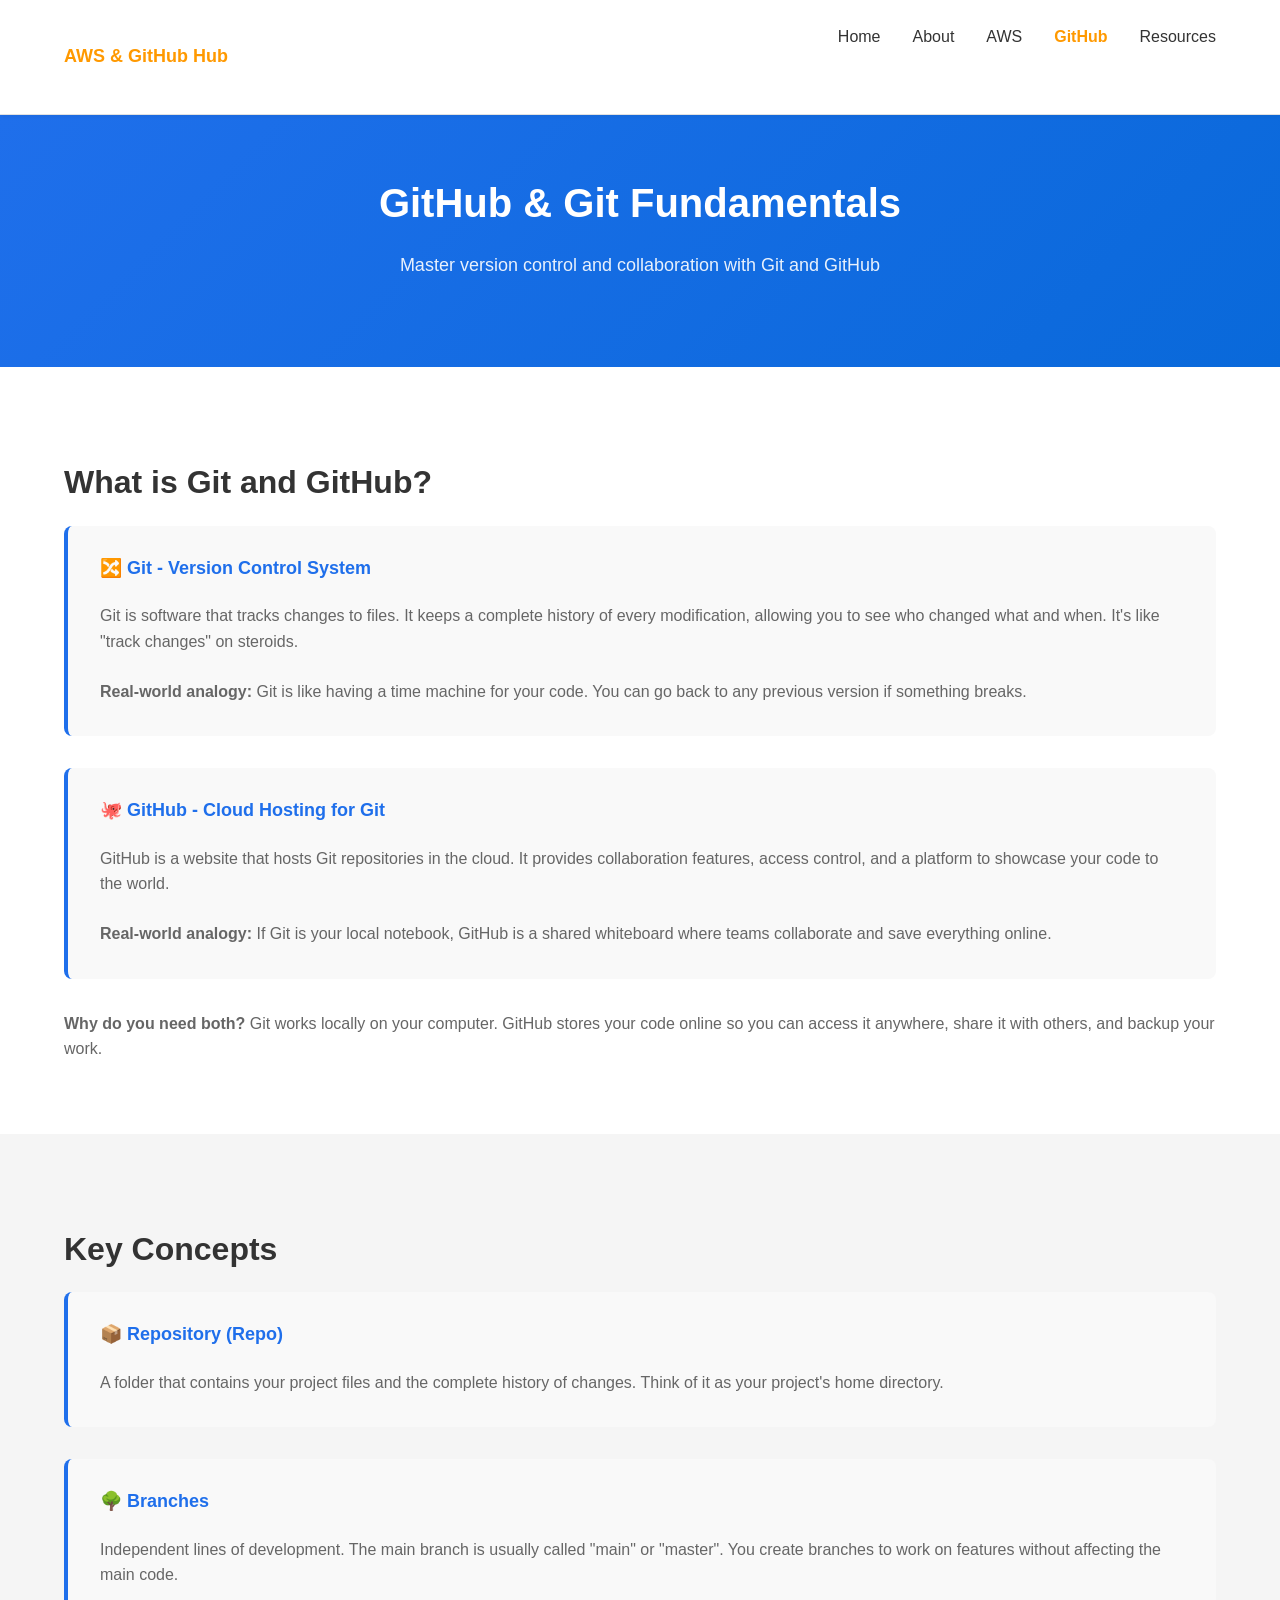
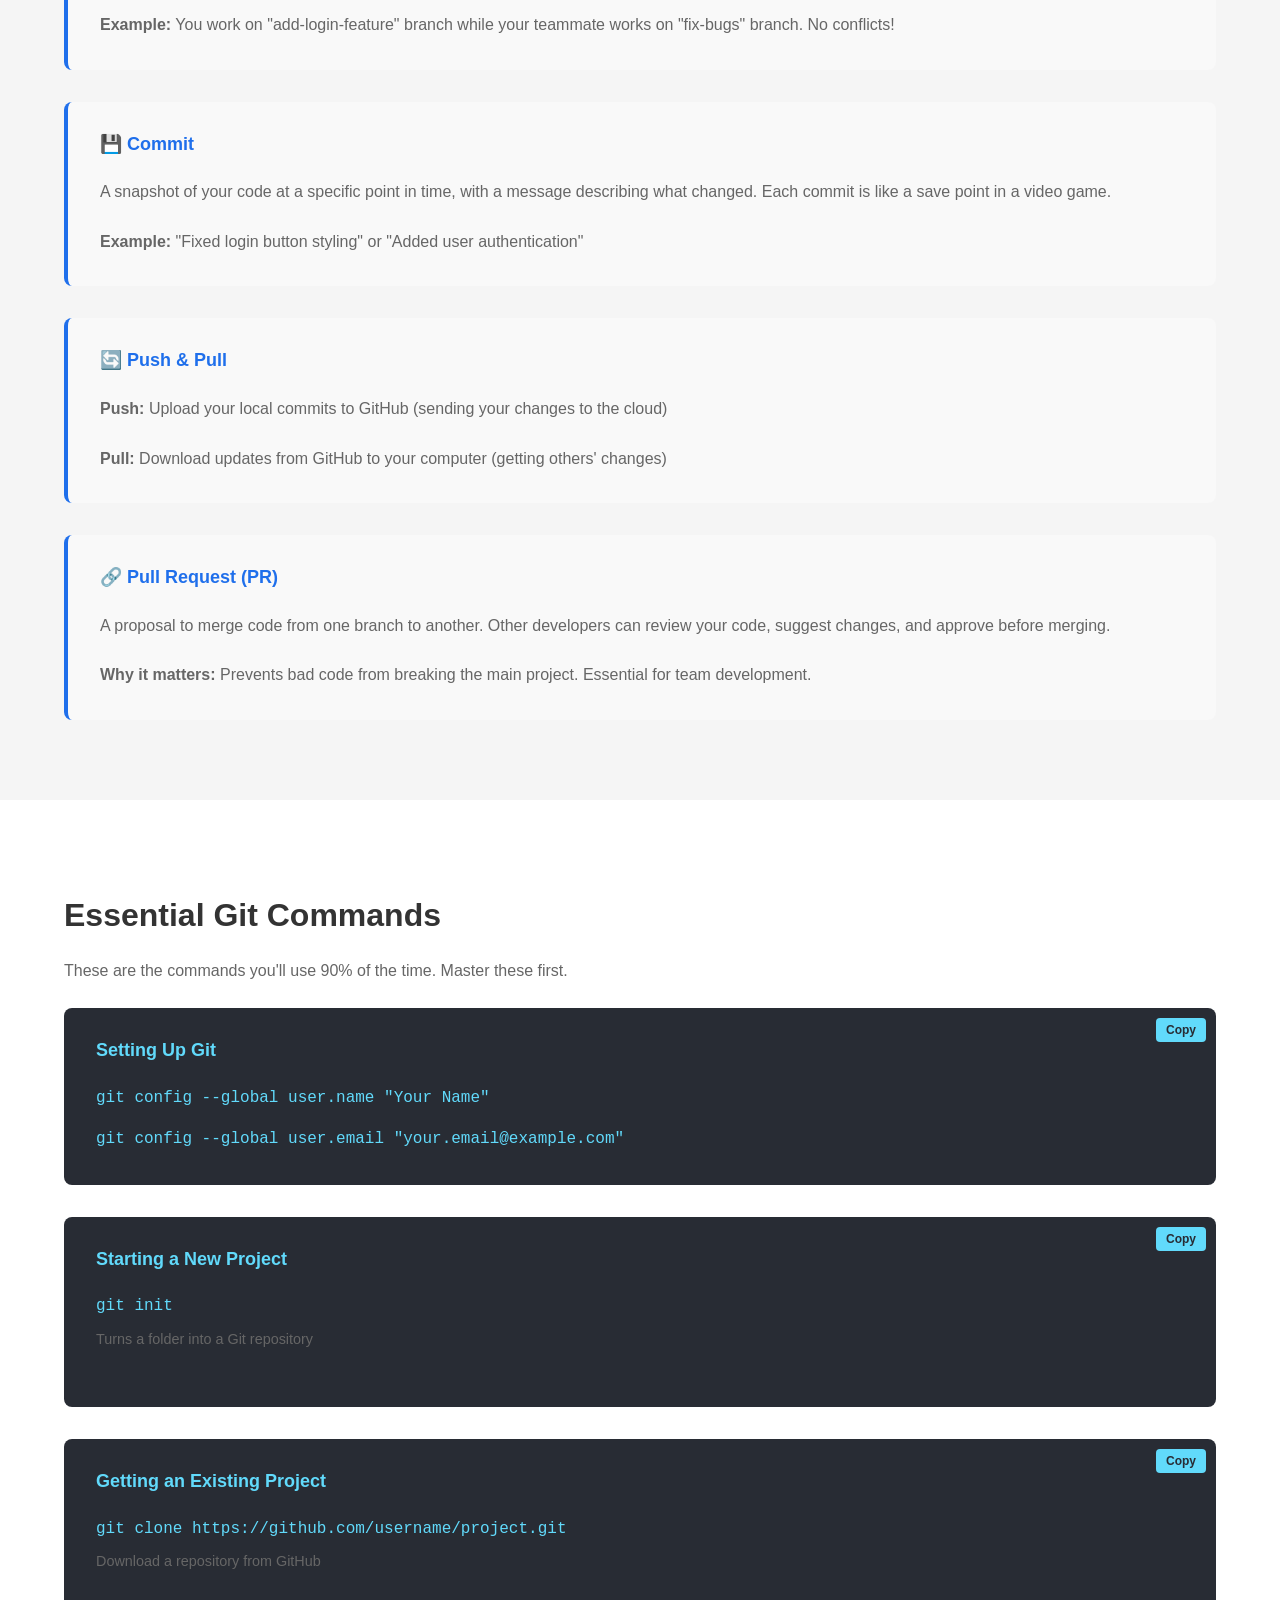
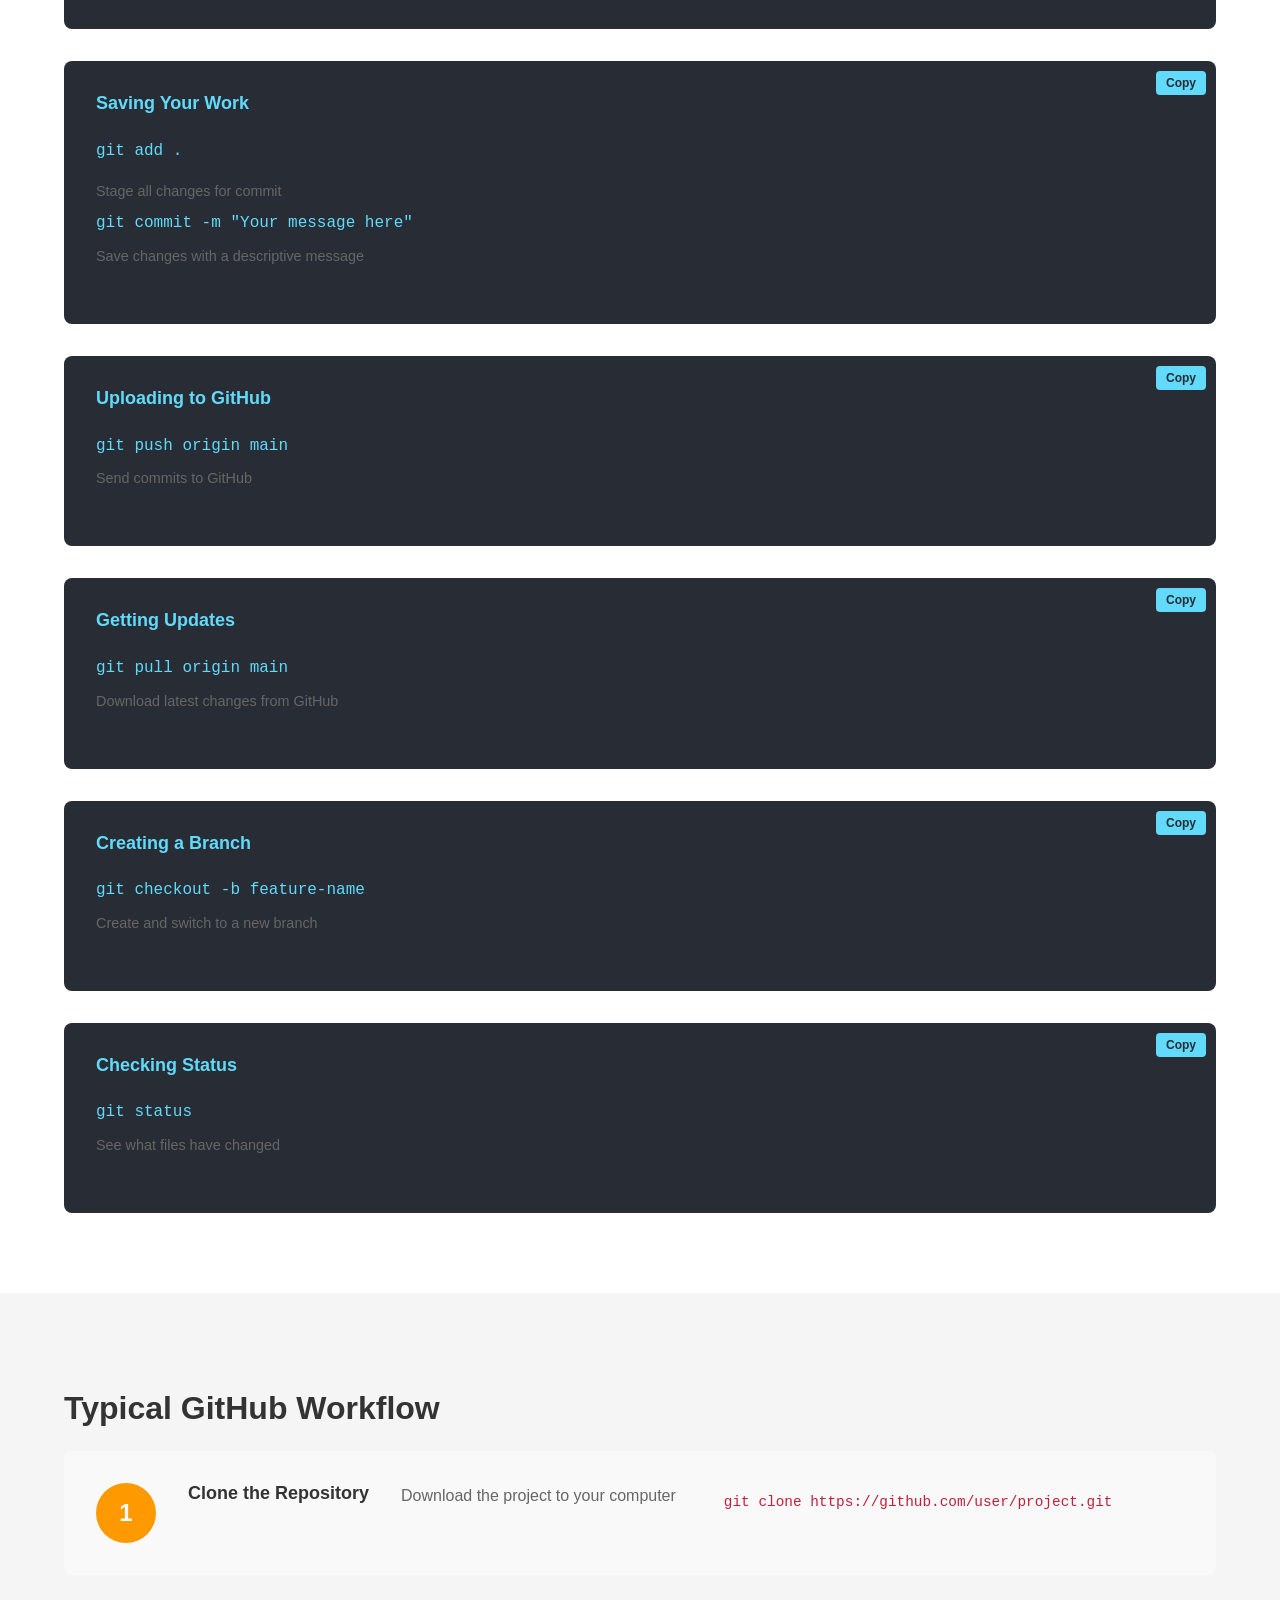
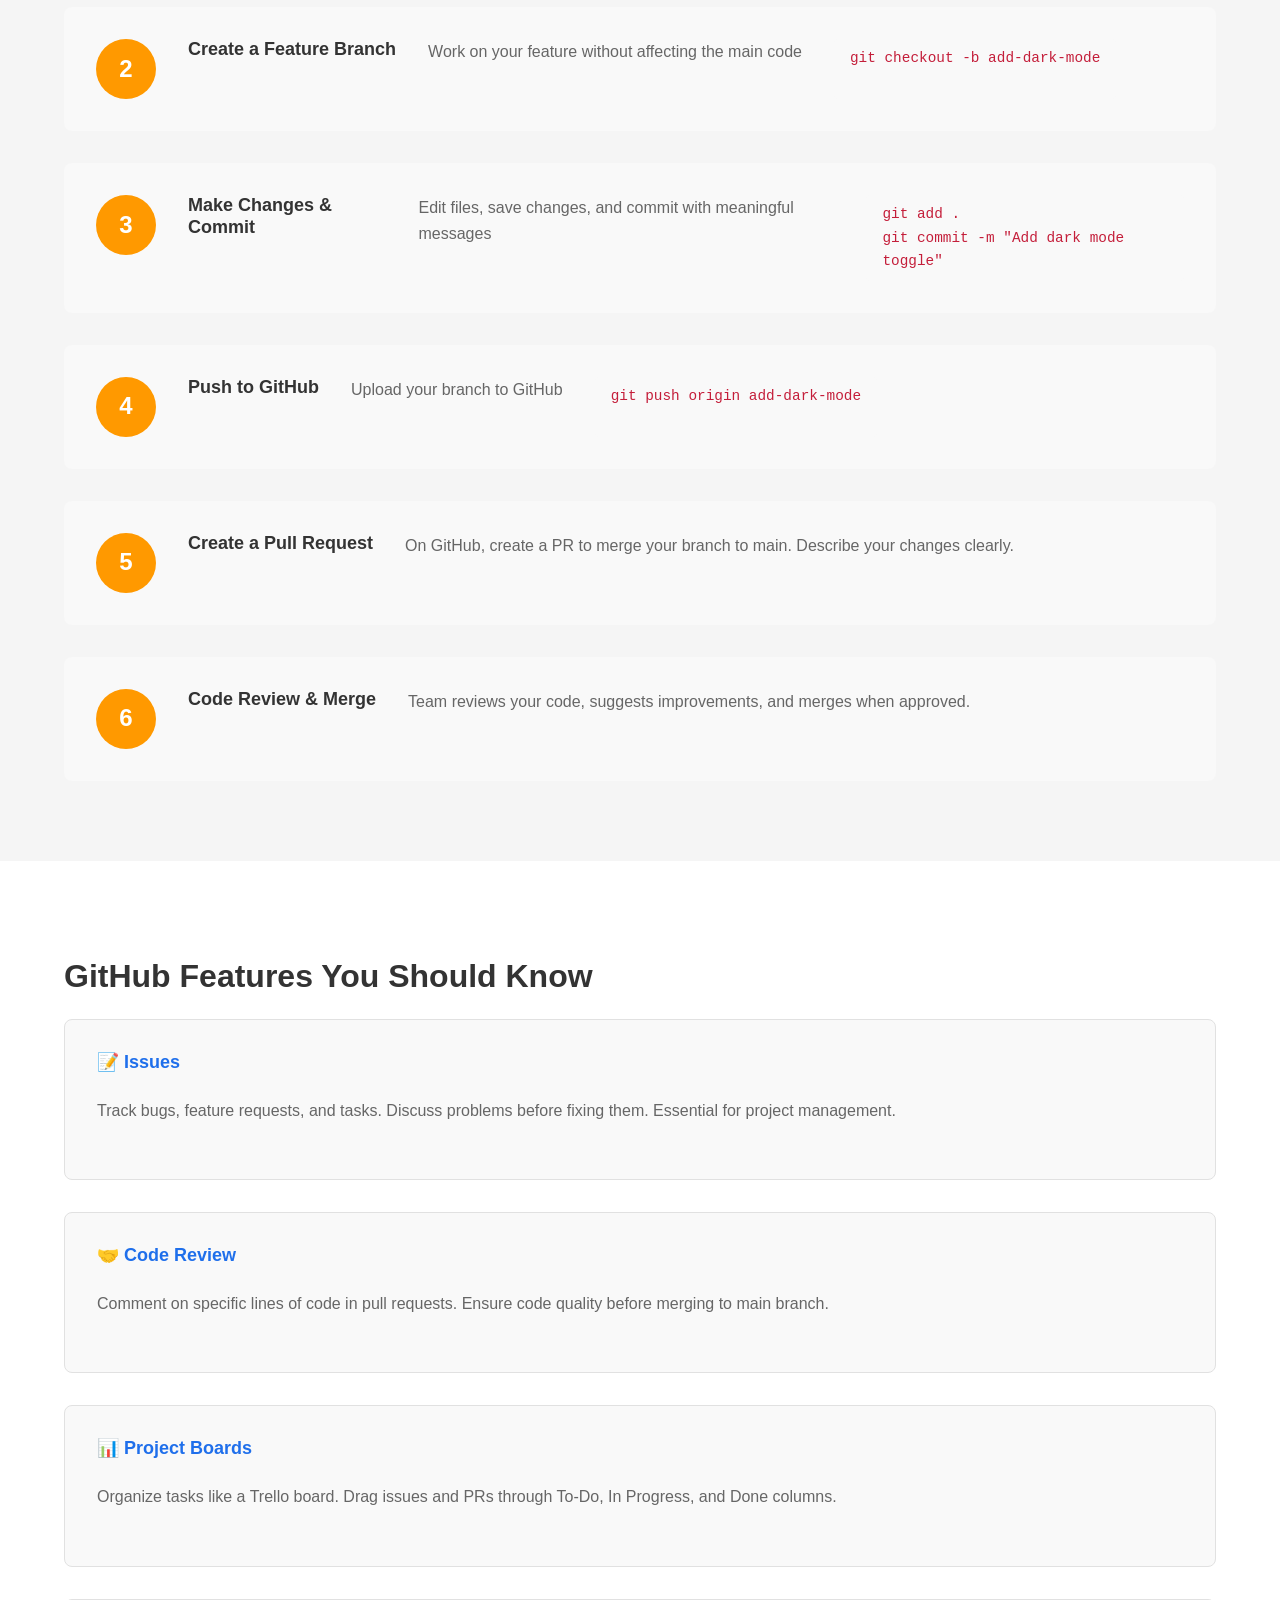
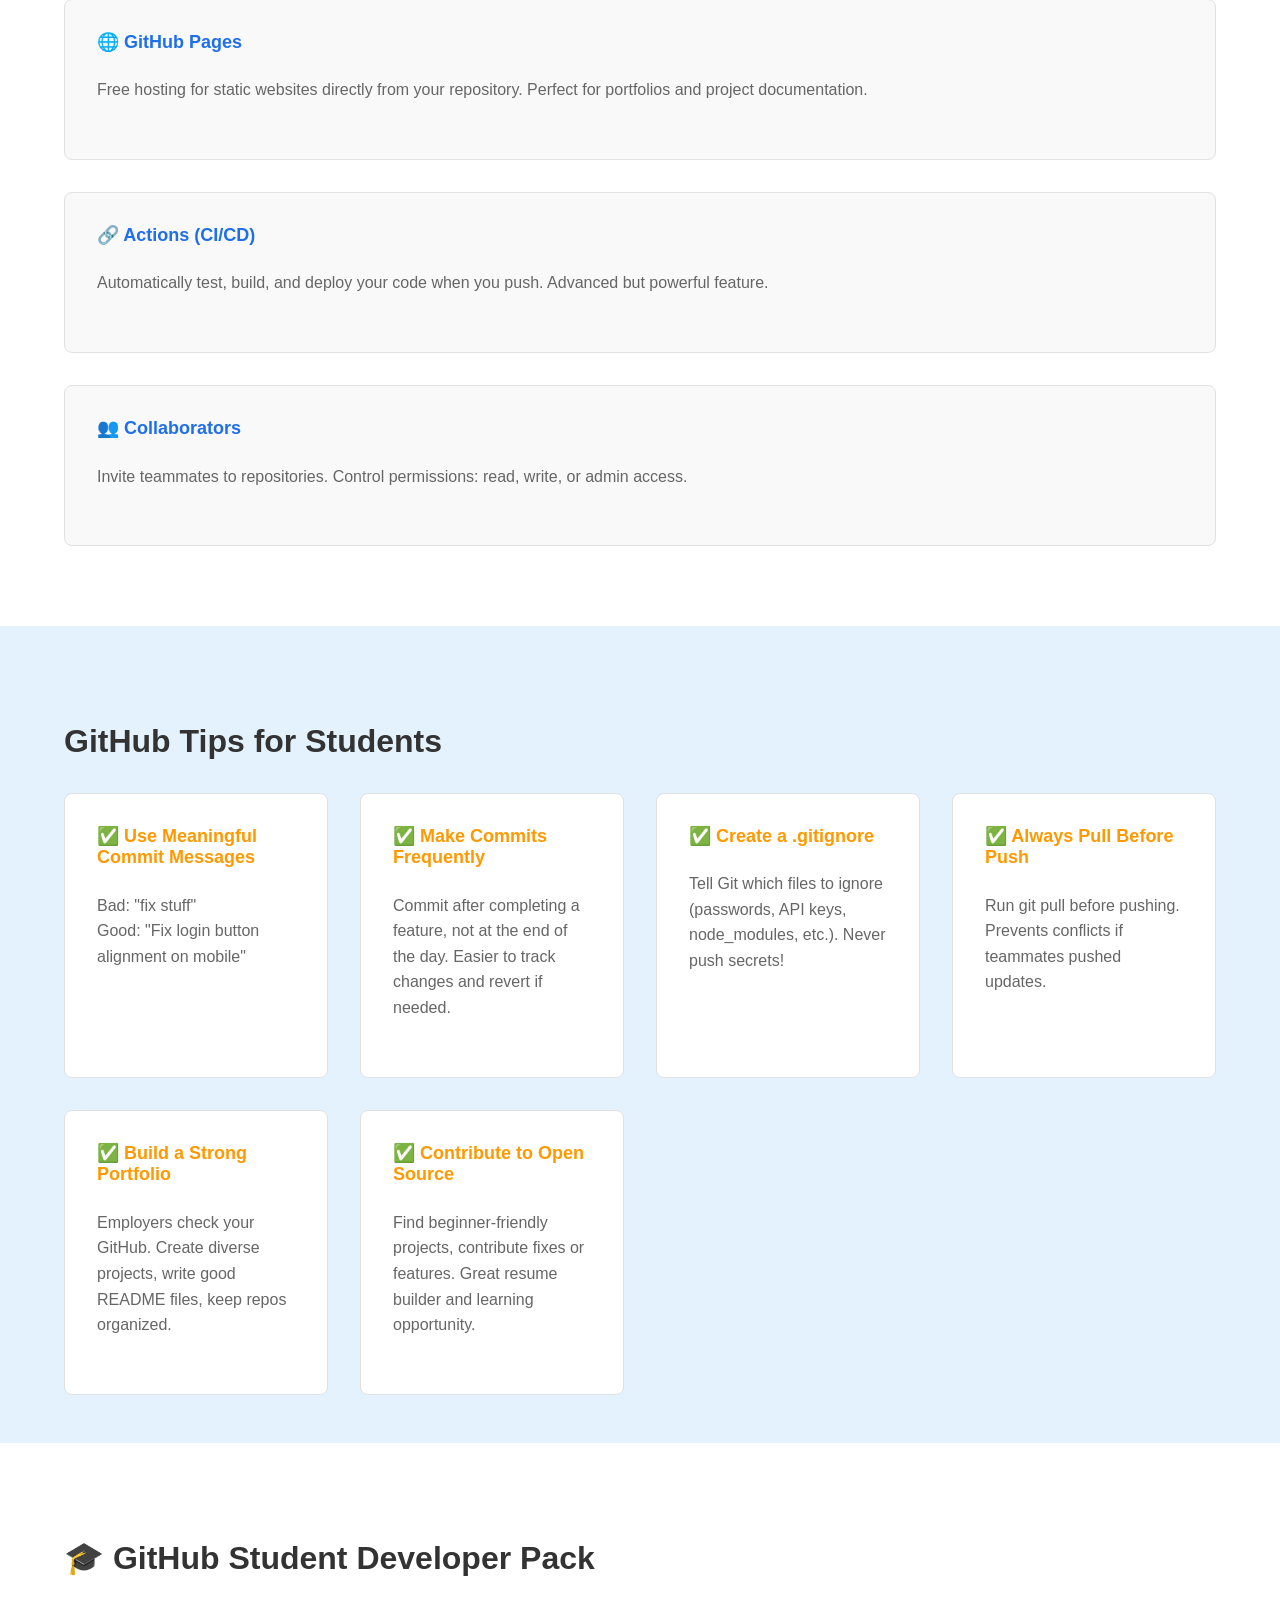
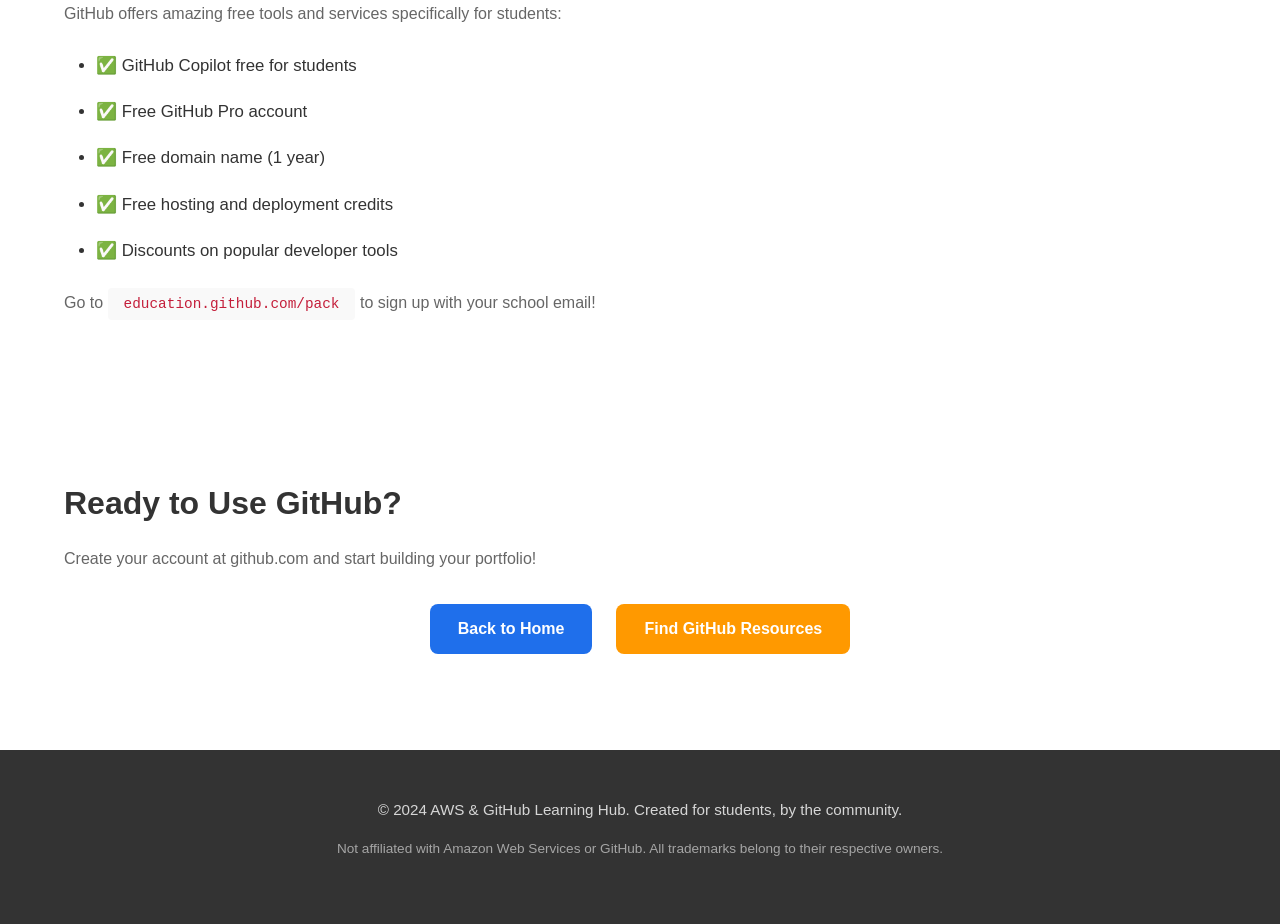
<file: github.html>
<!DOCTYPE html>
<html lang="en">
<head>
    <meta charset="UTF-8">
    <meta name="viewport" content="width=device-width, initial-scale=1.0">
    <meta name="description" content="Learn GitHub and Git fundamentals - Version control for students and beginners">
    <title>GitHub Learning Guide | AWS & GitHub Learning Hub</title>
    <link rel="stylesheet" href="styles.css">
</head>
<body>
    <!-- Navigation -->
    <nav class="navbar">
        <div class="container">
            <div class="nav-wrapper">
                <a href="index.html" class="logo">AWS & GitHub Hub</a>
                <button class="menu-toggle" id="menuToggle" aria-label="Toggle menu">
                    <span></span>
                    <span></span>
                    <span></span>
                </button>
                <ul class="nav-menu" id="navMenu">
                    <li><a href="index.html">Home</a></li>
                    <li><a href="about.html">About</a></li>
                    <li><a href="aws.html">AWS</a></li>
                    <li><a href="github.html">GitHub</a></li>
                    <li><a href="resources.html">Resources</a></li>
                </ul>
            </div>
        </div>
    </nav>

    <!-- Hero Section -->
    <section class="page-hero">
        <div class="container">
            <h1>GitHub & Git Fundamentals</h1>
            <p>Master version control and collaboration with Git and GitHub</p>
        </div>
    </section>

    <!-- What is Git -->
    <section class="content-section">
        <div class="container">
            <h2>What is Git and GitHub?</h2>
            
            <div class="concept-box">
                <h4>🔀 Git - Version Control System</h4>
                <p>Git is software that tracks changes to files. It keeps a complete history of every modification, allowing you to see who changed what and when. It's like "track changes" on steroids.</p>
                <p><strong>Real-world analogy:</strong> Git is like having a time machine for your code. You can go back to any previous version if something breaks.</p>
            </div>

            <div class="concept-box">
                <h4>🐙 GitHub - Cloud Hosting for Git</h4>
                <p>GitHub is a website that hosts Git repositories in the cloud. It provides collaboration features, access control, and a platform to showcase your code to the world.</p>
                <p><strong>Real-world analogy:</strong> If Git is your local notebook, GitHub is a shared whiteboard where teams collaborate and save everything online.</p>
            </div>

            <p><strong>Why do you need both?</strong> Git works locally on your computer. GitHub stores your code online so you can access it anywhere, share it with others, and backup your work.</p>
        </div>
    </section>

    <!-- Core Concepts -->
    <section class="content-section" style="background-color: #f5f5f5;">
        <div class="container">
            <h2>Key Concepts</h2>
            
            <div class="concept-box">
                <h4>📦 Repository (Repo)</h4>
                <p>A folder that contains your project files and the complete history of changes. Think of it as your project's home directory.</p>
            </div>

            <div class="concept-box">
                <h4>🌳 Branches</h4>
                <p>Independent lines of development. The main branch is usually called "main" or "master". You create branches to work on features without affecting the main code.</p>
                <p><strong>Example:</strong> You work on "add-login-feature" branch while your teammate works on "fix-bugs" branch. No conflicts!</p>
            </div>

            <div class="concept-box">
                <h4>💾 Commit</h4>
                <p>A snapshot of your code at a specific point in time, with a message describing what changed. Each commit is like a save point in a video game.</p>
                <p><strong>Example:</strong> "Fixed login button styling" or "Added user authentication"</p>
            </div>

            <div class="concept-box">
                <h4>🔄 Push & Pull</h4>
                <p><strong>Push:</strong> Upload your local commits to GitHub (sending your changes to the cloud)</p>
                <p><strong>Pull:</strong> Download updates from GitHub to your computer (getting others' changes)</p>
            </div>

            <div class="concept-box">
                <h4>🔗 Pull Request (PR)</h4>
                <p>A proposal to merge code from one branch to another. Other developers can review your code, suggest changes, and approve before merging.</p>
                <p><strong>Why it matters:</strong> Prevents bad code from breaking the main project. Essential for team development.</p>
            </div>
        </div>
    </section>

    <!-- Basic Git Commands -->
    <section class="content-section">
        <div class="container">
            <h2>Essential Git Commands</h2>
            <p>These are the commands you'll use 90% of the time. Master these first.</p>
            
            <div class="command-block">
                <h4>Setting Up Git</h4>
                <code>git config --global user.name "Your Name"</code>
                <code>git config --global user.email "your.email@example.com"</code>
            </div>

            <div class="command-block">
                <h4>Starting a New Project</h4>
                <code>git init</code>
                <p style="font-size: 0.9rem; margin-top: 0.5rem;">Turns a folder into a Git repository</p>
            </div>

            <div class="command-block">
                <h4>Getting an Existing Project</h4>
                <code>git clone https://github.com/username/project.git</code>
                <p style="font-size: 0.9rem; margin-top: 0.5rem;">Download a repository from GitHub</p>
            </div>

            <div class="command-block">
                <h4>Saving Your Work</h4>
                <code>git add .</code>
                <p style="font-size: 0.9rem; margin: 0.5rem 0;">Stage all changes for commit</p>
                <code>git commit -m "Your message here"</code>
                <p style="font-size: 0.9rem; margin-top: 0.5rem;">Save changes with a descriptive message</p>
            </div>

            <div class="command-block">
                <h4>Uploading to GitHub</h4>
                <code>git push origin main</code>
                <p style="font-size: 0.9rem; margin-top: 0.5rem;">Send commits to GitHub</p>
            </div>

            <div class="command-block">
                <h4>Getting Updates</h4>
                <code>git pull origin main</code>
                <p style="font-size: 0.9rem; margin-top: 0.5rem;">Download latest changes from GitHub</p>
            </div>

            <div class="command-block">
                <h4>Creating a Branch</h4>
                <code>git checkout -b feature-name</code>
                <p style="font-size: 0.9rem; margin-top: 0.5rem;">Create and switch to a new branch</p>
            </div>

            <div class="command-block">
                <h4>Checking Status</h4>
                <code>git status</code>
                <p style="font-size: 0.9rem; margin-top: 0.5rem;">See what files have changed</p>
            </div>
        </div>
    </section>

    <!-- Workflow -->
    <section class="content-section" style="background-color: #f5f5f5;">
        <div class="container">
            <h2>Typical GitHub Workflow</h2>
            
            <div class="workflow-step">
                <div class="workflow-number">1</div>
                <h4>Clone the Repository</h4>
                <p>Download the project to your computer</p>
                <code>git clone https://github.com/user/project.git</code>
            </div>

            <div class="workflow-step">
                <div class="workflow-number">2</div>
                <h4>Create a Feature Branch</h4>
                <p>Work on your feature without affecting the main code</p>
                <code>git checkout -b add-dark-mode</code>
            </div>

            <div class="workflow-step">
                <div class="workflow-number">3</div>
                <h4>Make Changes & Commit</h4>
                <p>Edit files, save changes, and commit with meaningful messages</p>
                <code>git add .<br>git commit -m "Add dark mode toggle"</code>
            </div>

            <div class="workflow-step">
                <div class="workflow-number">4</div>
                <h4>Push to GitHub</h4>
                <p>Upload your branch to GitHub</p>
                <code>git push origin add-dark-mode</code>
            </div>

            <div class="workflow-step">
                <div class="workflow-number">5</div>
                <h4>Create a Pull Request</h4>
                <p>On GitHub, create a PR to merge your branch to main. Describe your changes clearly.</p>
            </div>

            <div class="workflow-step">
                <div class="workflow-number">6</div>
                <h4>Code Review & Merge</h4>
                <p>Team reviews your code, suggests improvements, and merges when approved.</p>
            </div>
        </div>
    </section>

    <!-- GitHub Features -->
    <section class="content-section">
        <div class="container">
            <h2>GitHub Features You Should Know</h2>
            
            <div class="feature-card">
                <h4>📝 Issues</h4>
                <p>Track bugs, feature requests, and tasks. Discuss problems before fixing them. Essential for project management.</p>
            </div>

            <div class="feature-card">
                <h4>🤝 Code Review</h4>
                <p>Comment on specific lines of code in pull requests. Ensure code quality before merging to main branch.</p>
            </div>

            <div class="feature-card">
                <h4>📊 Project Boards</h4>
                <p>Organize tasks like a Trello board. Drag issues and PRs through To-Do, In Progress, and Done columns.</p>
            </div>

            <div class="feature-card">
                <h4>🌐 GitHub Pages</h4>
                <p>Free hosting for static websites directly from your repository. Perfect for portfolios and project documentation.</p>
            </div>

            <div class="feature-card">
                <h4>🔗 Actions (CI/CD)</h4>
                <p>Automatically test, build, and deploy your code when you push. Advanced but powerful feature.</p>
            </div>

            <div class="feature-card">
                <h4>👥 Collaborators</h4>
                <p>Invite teammates to repositories. Control permissions: read, write, or admin access.</p>
            </div>
        </div>
    </section>

    <!-- Student Tips -->
    <section class="content-section" style="background-color: #e3f2fd;">
        <div class="container">
            <h2>GitHub Tips for Students</h2>
            
            <div class="tips-grid">
                <div class="tip">
                    <h4>✅ Use Meaningful Commit Messages</h4>
                    <p>Bad: "fix stuff"<br>Good: "Fix login button alignment on mobile"</p>
                </div>
                <div class="tip">
                    <h4>✅ Make Commits Frequently</h4>
                    <p>Commit after completing a feature, not at the end of the day. Easier to track changes and revert if needed.</p>
                </div>
                <div class="tip">
                    <h4>✅ Create a .gitignore</h4>
                    <p>Tell Git which files to ignore (passwords, API keys, node_modules, etc.). Never push secrets!</p>
                </div>
                <div class="tip">
                    <h4>✅ Always Pull Before Push</h4>
                    <p>Run git pull before pushing. Prevents conflicts if teammates pushed updates.</p>
                </div>
                <div class="tip">
                    <h4>✅ Build a Strong Portfolio</h4>
                    <p>Employers check your GitHub. Create diverse projects, write good README files, keep repos organized.</p>
                </div>
                <div class="tip">
                    <h4>✅ Contribute to Open Source</h4>
                    <p>Find beginner-friendly projects, contribute fixes or features. Great resume builder and learning opportunity.</p>
                </div>
            </div>
        </div>
    </section>

    <!-- GitHub Student Benefits -->
    <section class="content-section">
        <div class="container">
            <h2>🎓 GitHub Student Developer Pack</h2>
            <p>GitHub offers amazing free tools and services specifically for students:</p>
            <ul style="font-size: 1.05rem; line-height: 1.8;">
                <li>✅ GitHub Copilot free for students</li>
                <li>✅ Free GitHub Pro account</li>
                <li>✅ Free domain name (1 year)</li>
                <li>✅ Free hosting and deployment credits</li>
                <li>✅ Discounts on popular developer tools</li>
            </ul>
            <p style="margin-top: 1rem;">Go to <code>education.github.com/pack</code> to sign up with your school email!</p>
        </div>
    </section>

    <!-- CTA Section -->
    <section class="content-section">
        <div class="container">
            <h2>Ready to Use GitHub?</h2>
            <p>Create your account at github.com and start building your portfolio!</p>
            <div class="button-group">
                <a href="index.html" class="btn btn-secondary">Back to Home</a>
                <a href="resources.html" class="btn btn-primary">Find GitHub Resources</a>
            </div>
        </div>
    </section>

    <!-- Footer -->
    <footer class="footer">
        <div class="container">
            <p>&copy; 2024 AWS & GitHub Learning Hub. Created for students, by the community.</p>
            <p>Not affiliated with Amazon Web Services or GitHub. All trademarks belong to their respective owners.</p>
        </div>
    </footer>

    <script src="script.js"></script>
</body>
</html>
</file>
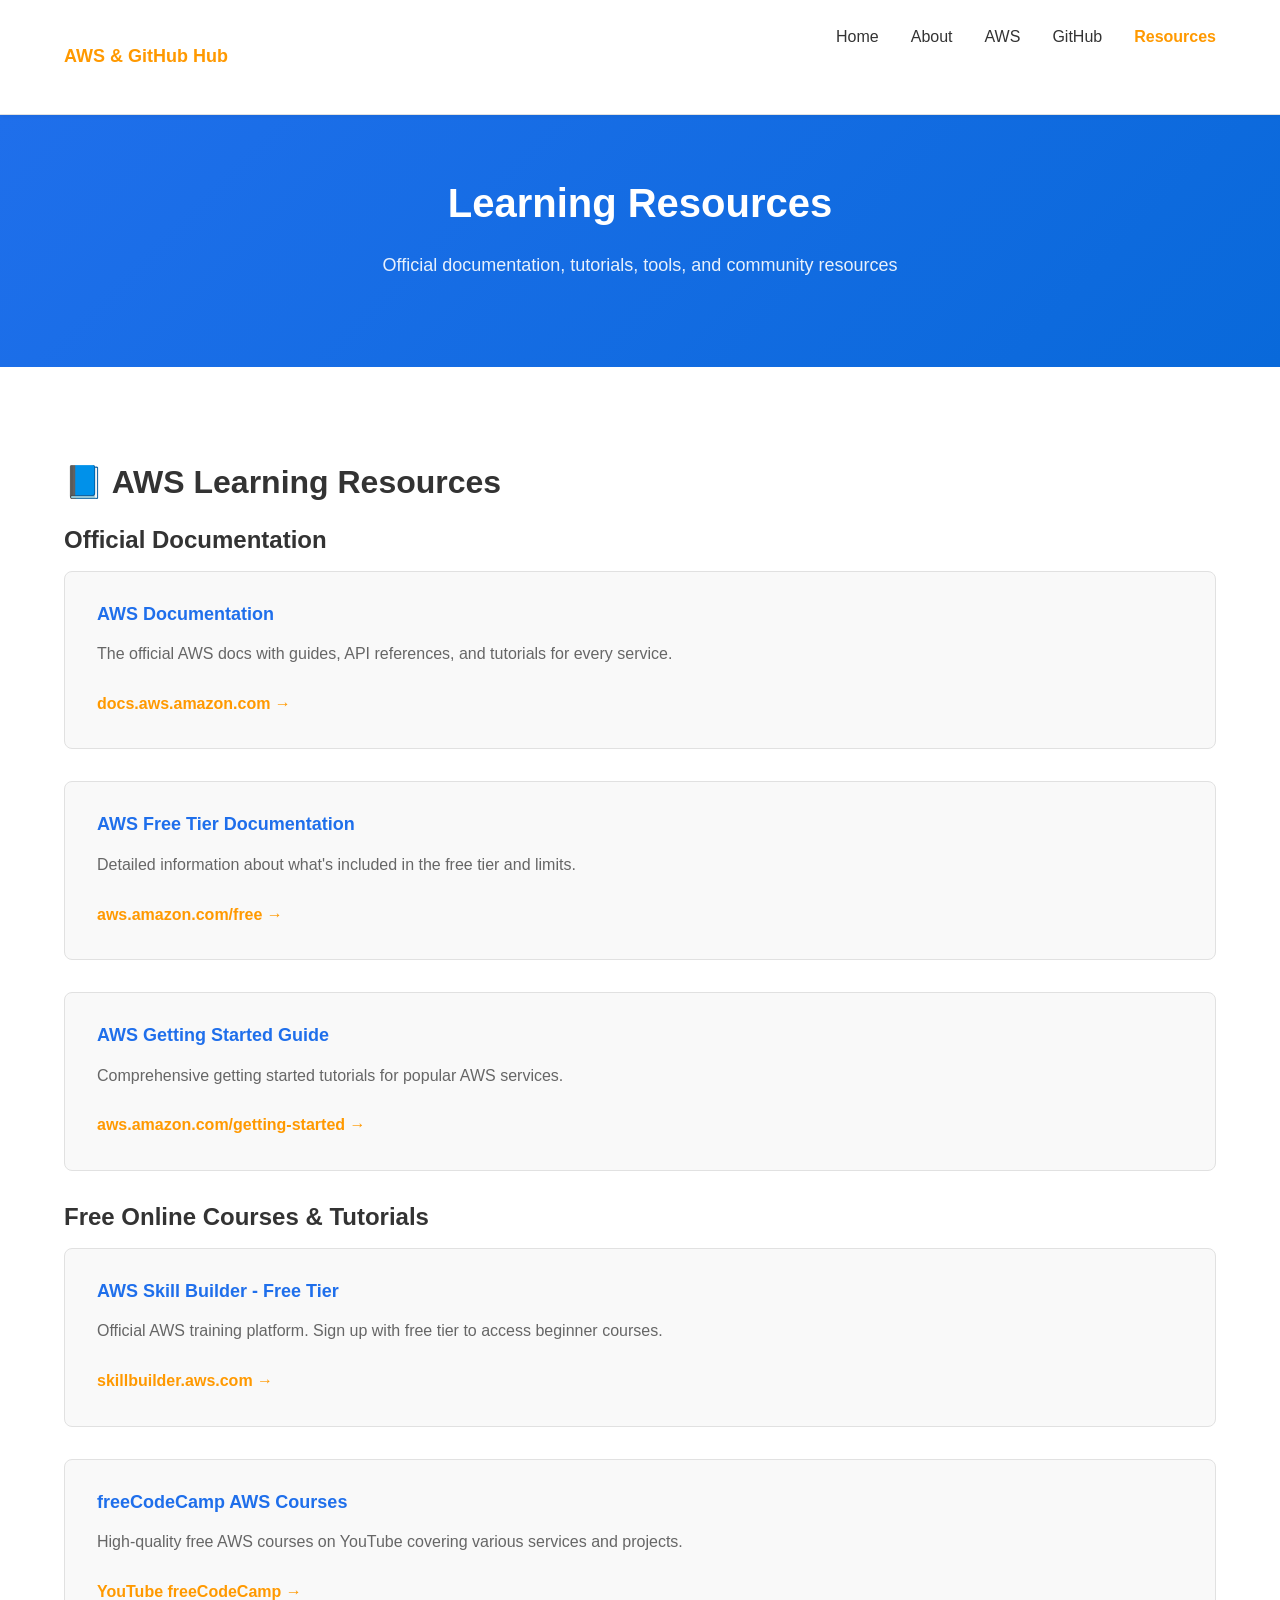
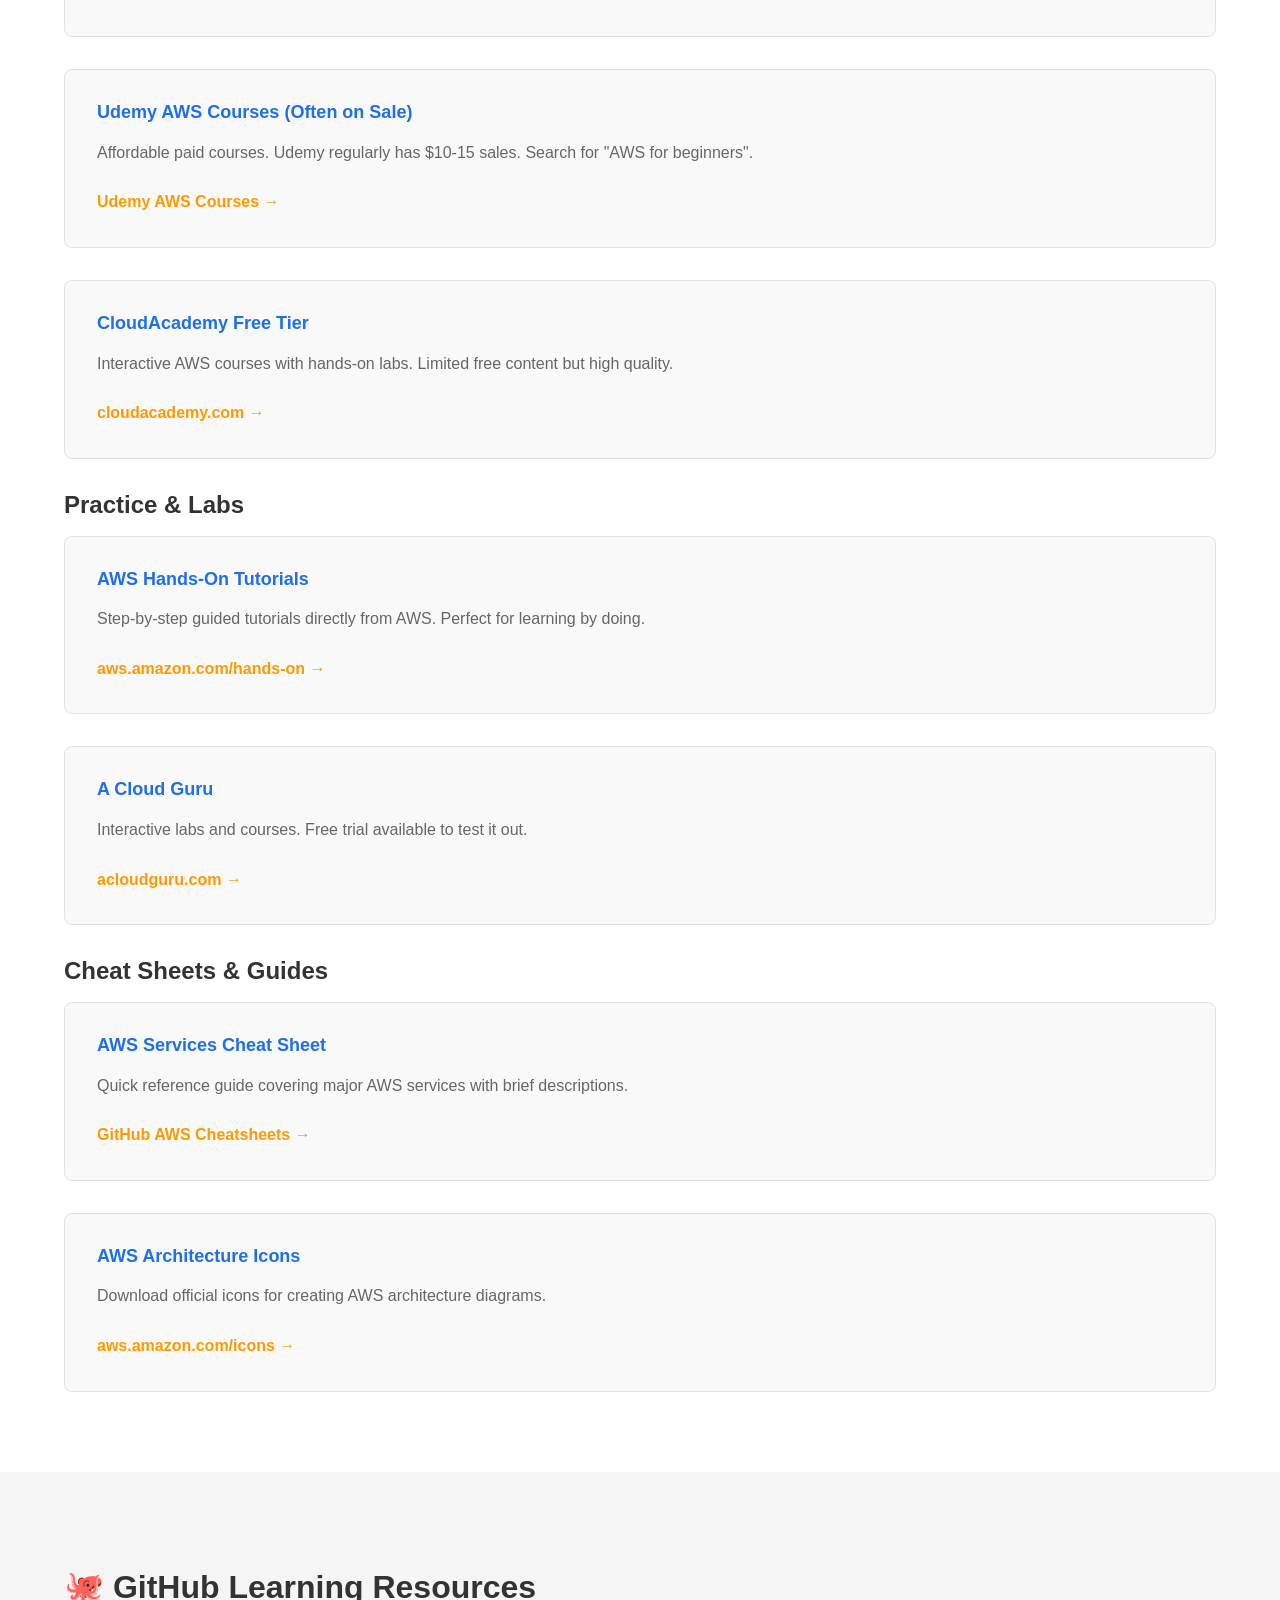
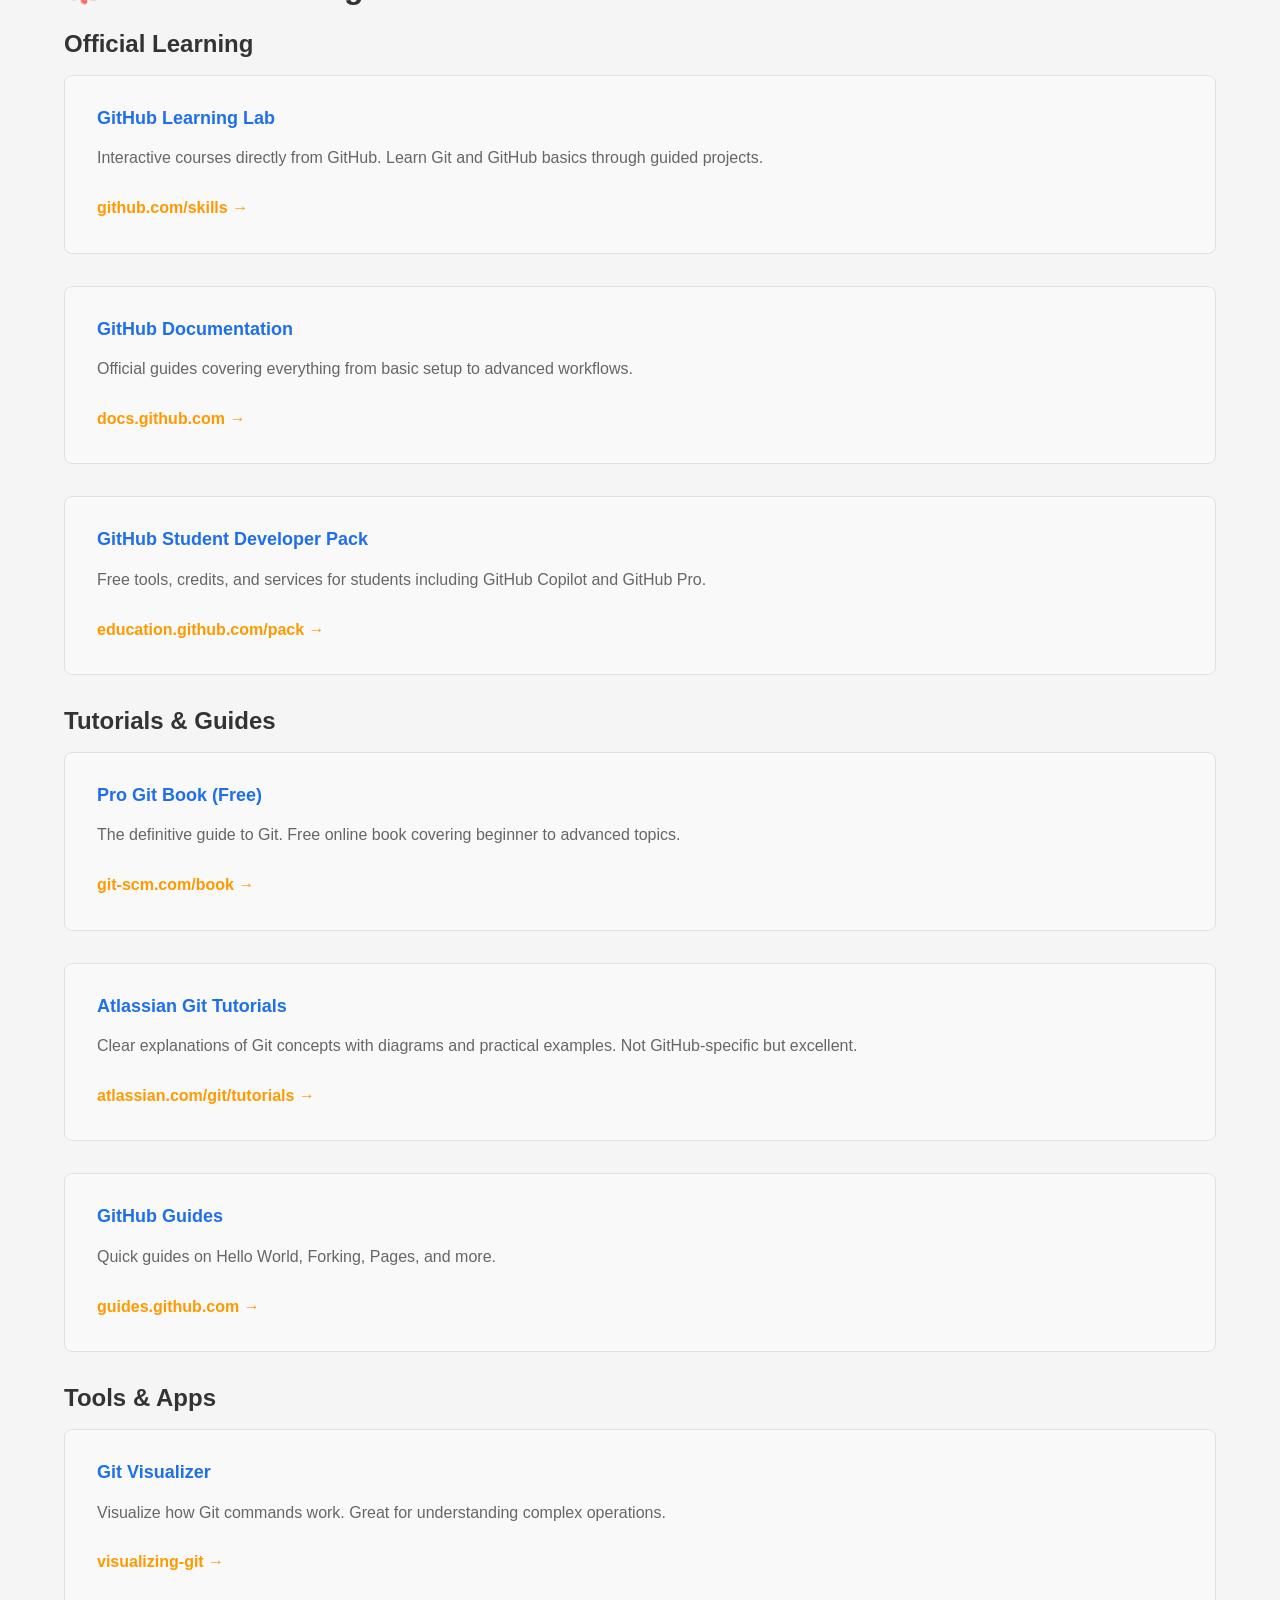
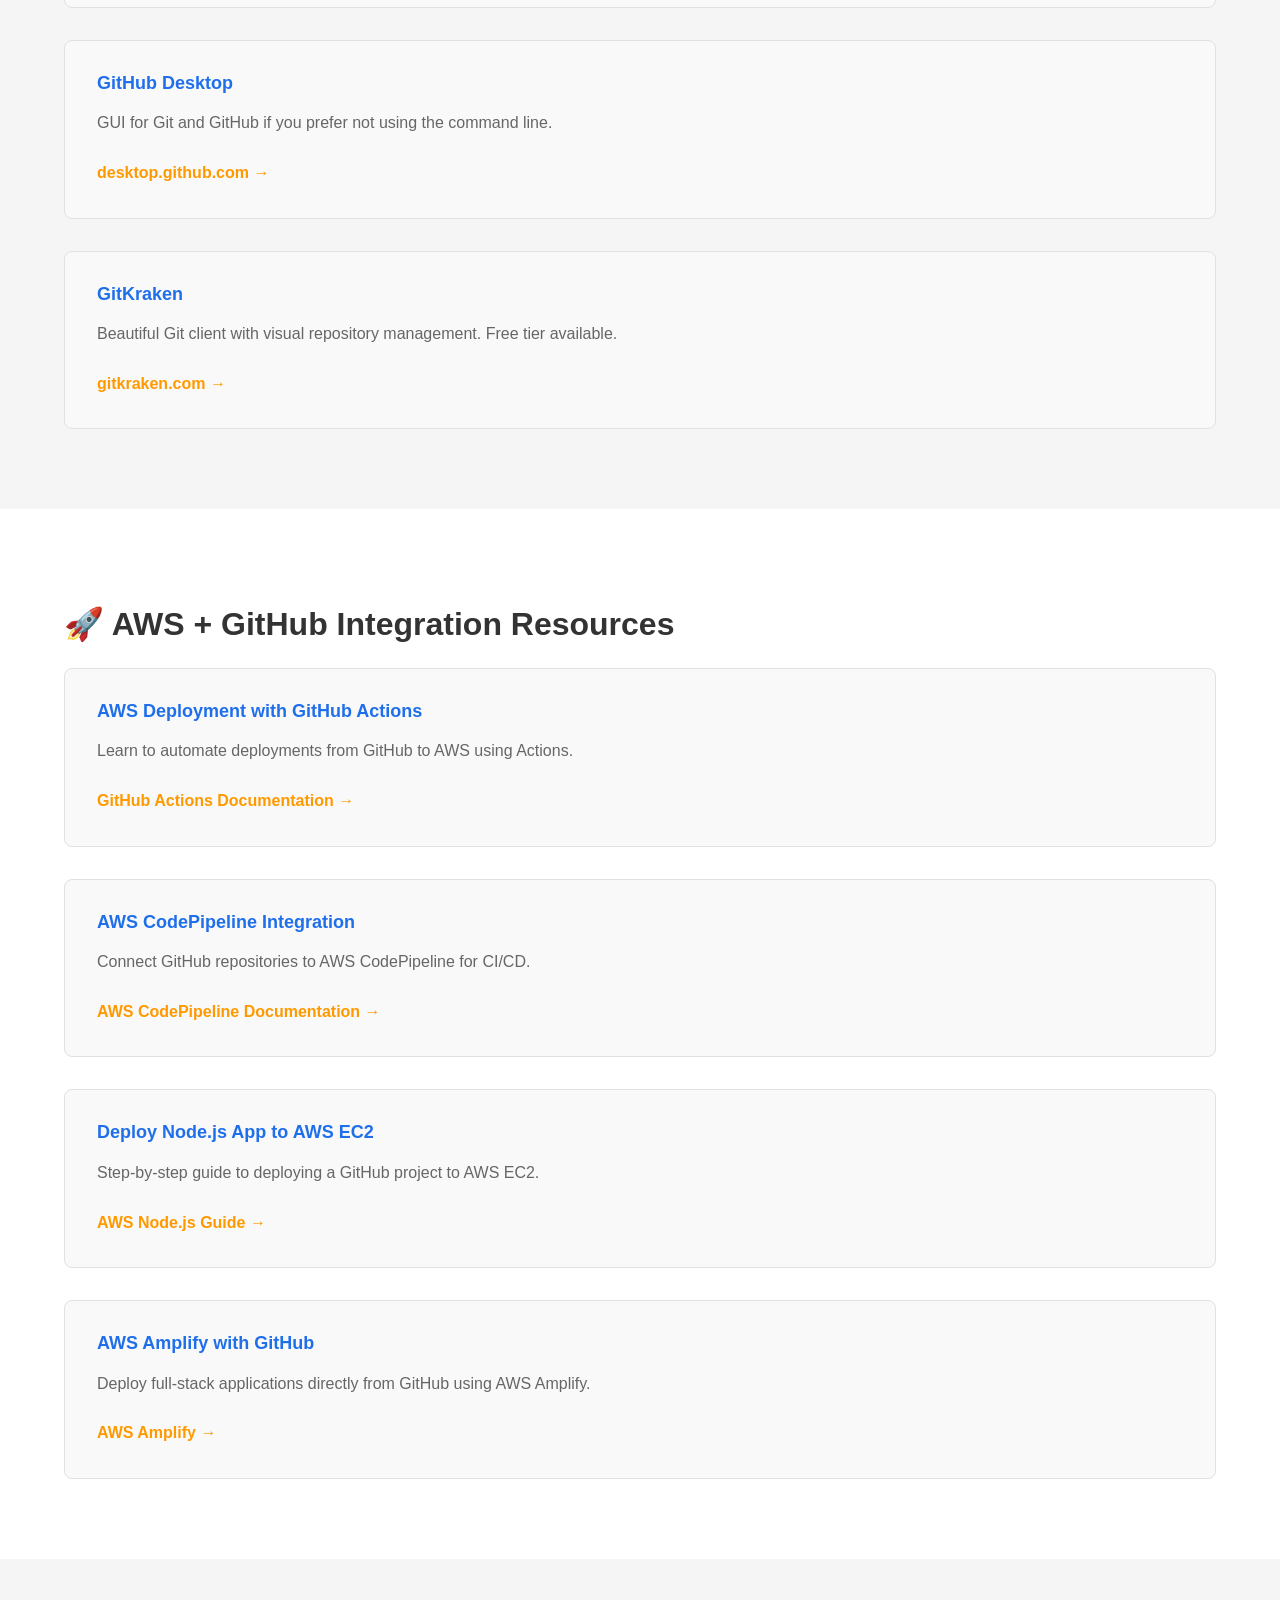
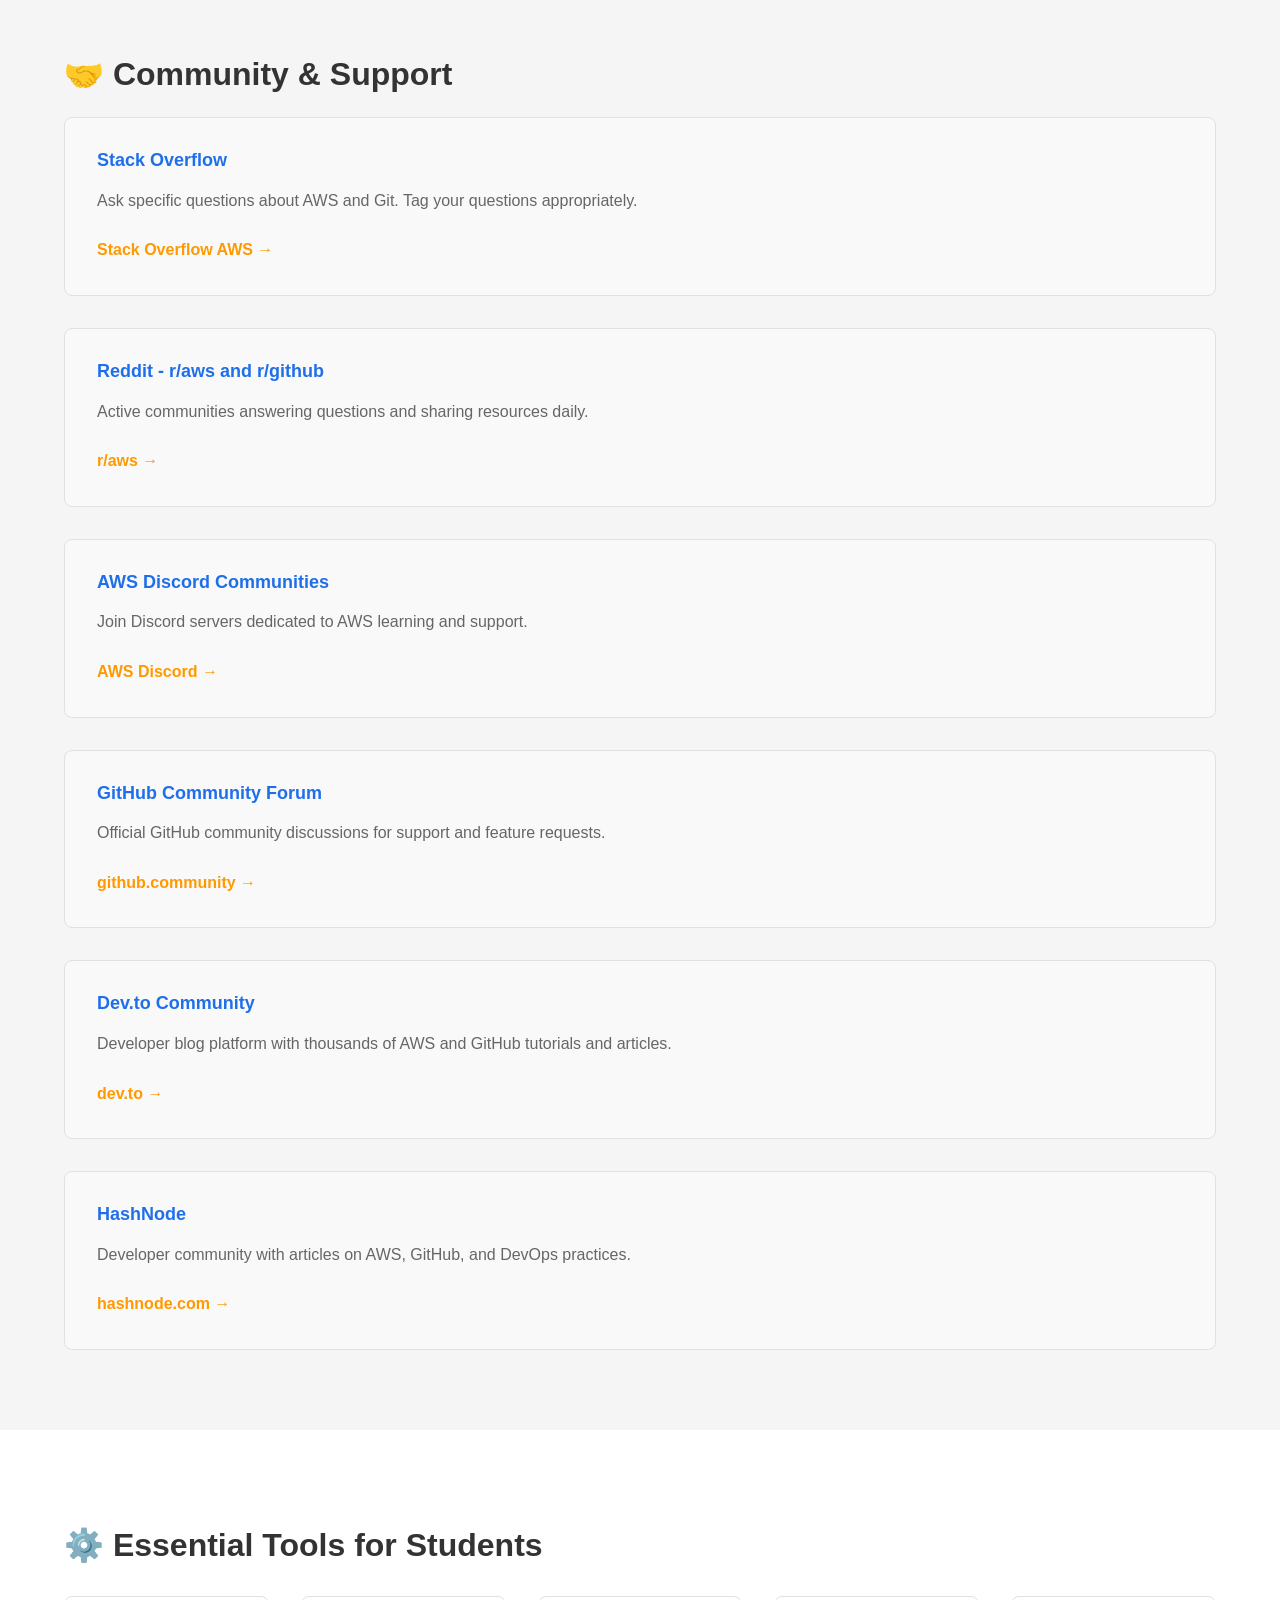
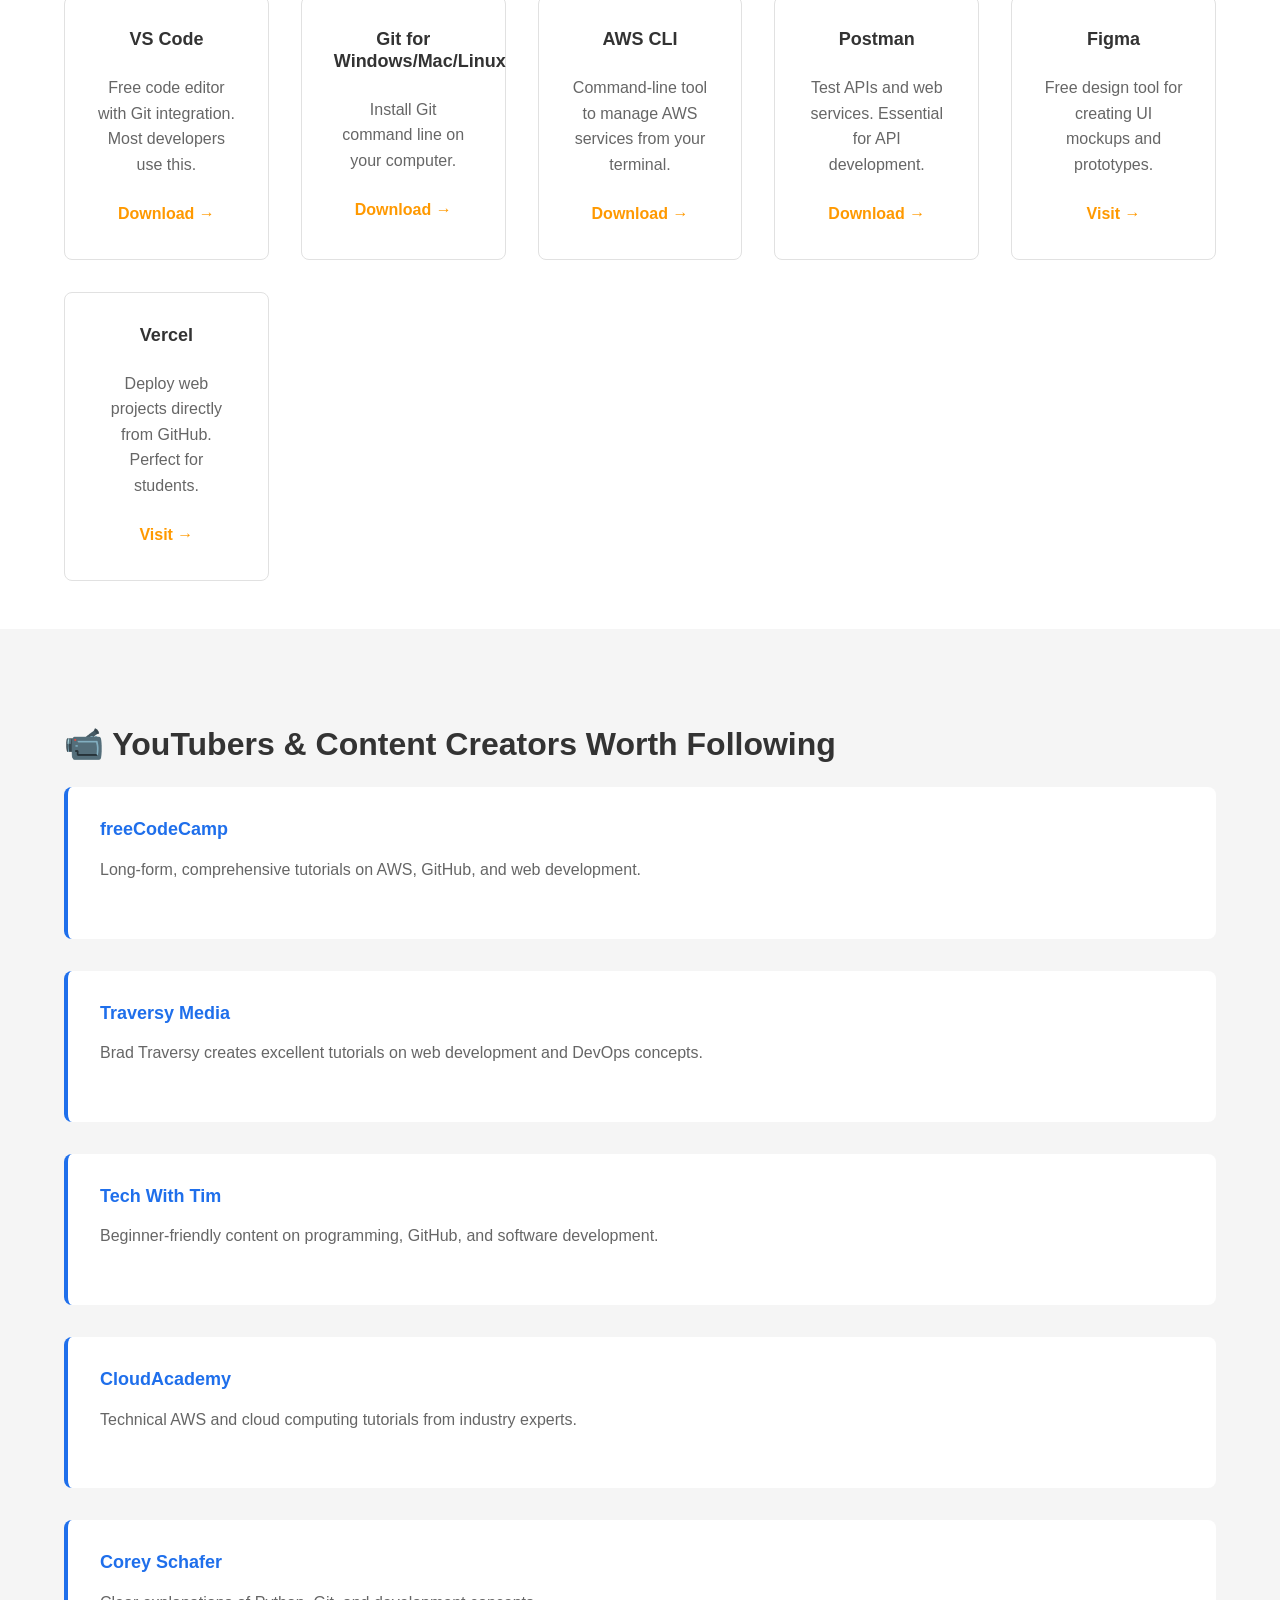
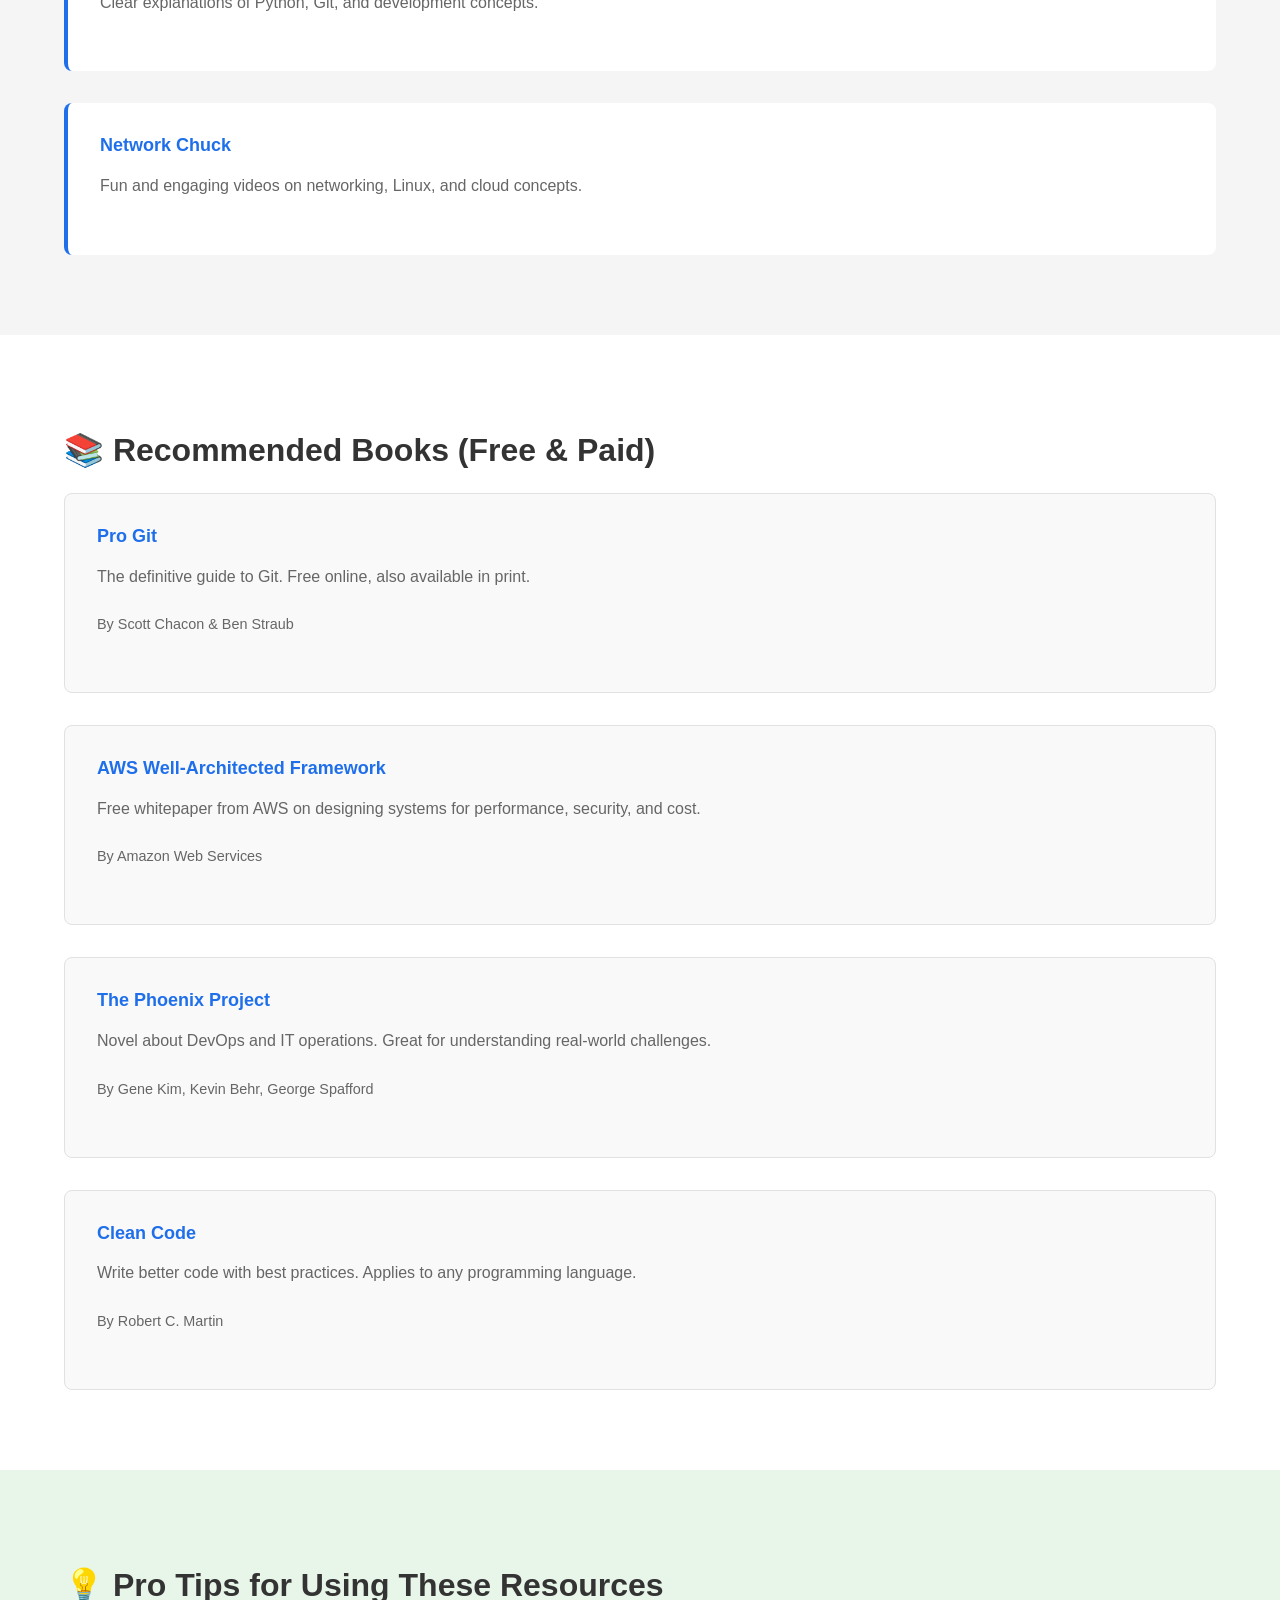
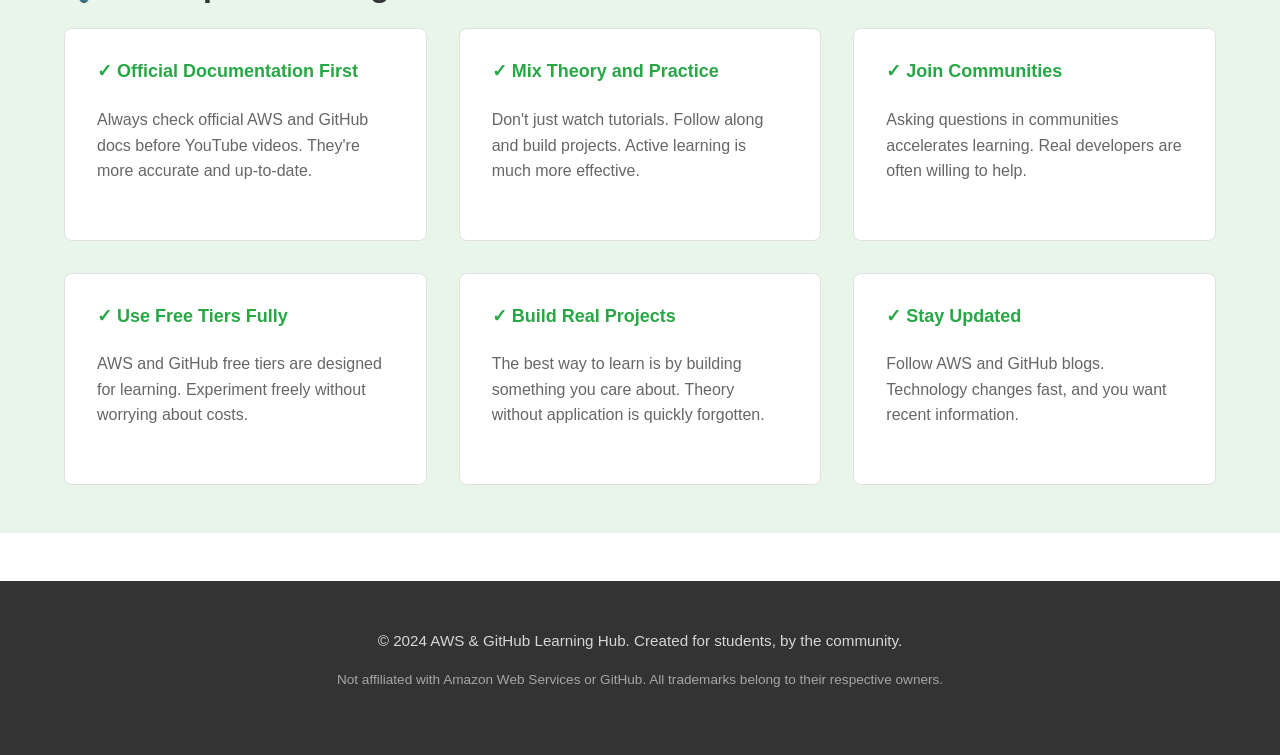
<file: resources.html>
<!DOCTYPE html>
<html lang="en">
<head>
    <meta charset="UTF-8">
    <meta name="viewport" content="width=device-width, initial-scale=1.0">
    <meta name="description" content="Curated resources for learning AWS and GitHub - Official docs, tutorials, courses, and tools">
    <title>Resources | AWS & GitHub Learning Hub</title>
    <link rel="stylesheet" href="styles.css">
</head>
<body>
    <!-- Navigation -->
    <nav class="navbar">
        <div class="container">
            <div class="nav-wrapper">
                <a href="index.html" class="logo">AWS & GitHub Hub</a>
                <button class="menu-toggle" id="menuToggle" aria-label="Toggle menu">
                    <span></span>
                    <span></span>
                    <span></span>
                </button>
                <ul class="nav-menu" id="navMenu">
                    <li><a href="index.html">Home</a></li>
                    <li><a href="about.html">About</a></li>
                    <li><a href="aws.html">AWS</a></li>
                    <li><a href="github.html">GitHub</a></li>
                    <li><a href="resources.html">Resources</a></li>
                </ul>
            </div>
        </div>
    </nav>

    <!-- Hero Section -->
    <section class="page-hero">
        <div class="container">
            <h1>Learning Resources</h1>
            <p>Official documentation, tutorials, tools, and community resources</p>
        </div>
    </section>

    <!-- AWS Resources -->
    <section class="content-section">
        <div class="container">
            <h2>📘 AWS Learning Resources</h2>
            
            <h3 style="margin-top: 1.5rem; margin-bottom: 1rem;">Official Documentation</h3>
            <div class="resource-card">
                <h4>AWS Documentation</h4>
                <p>The official AWS docs with guides, API references, and tutorials for every service.</p>
                <a href="https://docs.aws.amazon.com/" target="_blank" class="resource-link">docs.aws.amazon.com →</a>
            </div>

            <div class="resource-card">
                <h4>AWS Free Tier Documentation</h4>
                <p>Detailed information about what's included in the free tier and limits.</p>
                <a href="https://aws.amazon.com/free/" target="_blank" class="resource-link">aws.amazon.com/free →</a>
            </div>

            <div class="resource-card">
                <h4>AWS Getting Started Guide</h4>
                <p>Comprehensive getting started tutorials for popular AWS services.</p>
                <a href="https://aws.amazon.com/getting-started/" target="_blank" class="resource-link">aws.amazon.com/getting-started →</a>
            </div>

            <h3 style="margin-top: 1.5rem; margin-bottom: 1rem;">Free Online Courses & Tutorials</h3>
            <div class="resource-card">
                <h4>AWS Skill Builder - Free Tier</h4>
                <p>Official AWS training platform. Sign up with free tier to access beginner courses.</p>
                <a href="https://skillbuilder.aws.com/" target="_blank" class="resource-link">skillbuilder.aws.com →</a>
            </div>

            <div class="resource-card">
                <h4>freeCodeCamp AWS Courses</h4>
                <p>High-quality free AWS courses on YouTube covering various services and projects.</p>
                <a href="https://www.youtube.com/results?search_query=freecodecamp+aws" target="_blank" class="resource-link">YouTube freeCodeCamp →</a>
            </div>

            <div class="resource-card">
                <h4>Udemy AWS Courses (Often on Sale)</h4>
                <p>Affordable paid courses. Udemy regularly has $10-15 sales. Search for "AWS for beginners".</p>
                <a href="https://www.udemy.com/courses/search/?q=aws+beginners" target="_blank" class="resource-link">Udemy AWS Courses →</a>
            </div>

            <div class="resource-card">
                <h4>CloudAcademy Free Tier</h4>
                <p>Interactive AWS courses with hands-on labs. Limited free content but high quality.</p>
                <a href="https://cloudacademy.com/" target="_blank" class="resource-link">cloudacademy.com →</a>
            </div>

            <h3 style="margin-top: 1.5rem; margin-bottom: 1rem;">Practice & Labs</h3>
            <div class="resource-card">
                <h4>AWS Hands-On Tutorials</h4>
                <p>Step-by-step guided tutorials directly from AWS. Perfect for learning by doing.</p>
                <a href="https://aws.amazon.com/getting-started/hands-on/" target="_blank" class="resource-link">aws.amazon.com/hands-on →</a>
            </div>

            <div class="resource-card">
                <h4>A Cloud Guru</h4>
                <p>Interactive labs and courses. Free trial available to test it out.</p>
                <a href="https://www.acloudguru.com/" target="_blank" class="resource-link">acloudguru.com →</a>
            </div>

            <h3 style="margin-top: 1.5rem; margin-bottom: 1rem;">Cheat Sheets & Guides</h3>
            <div class="resource-card">
                <h4>AWS Services Cheat Sheet</h4>
                <p>Quick reference guide covering major AWS services with brief descriptions.</p>
                <a href="https://github.com/topics/aws-cheatsheet" target="_blank" class="resource-link">GitHub AWS Cheatsheets →</a>
            </div>

            <div class="resource-card">
                <h4>AWS Architecture Icons</h4>
                <p>Download official icons for creating AWS architecture diagrams.</p>
                <a href="https://aws.amazon.com/architecture/icons/" target="_blank" class="resource-link">aws.amazon.com/icons →</a>
            </div>
        </div>
    </section>

    <!-- GitHub Resources -->
    <section class="content-section" style="background-color: #f5f5f5;">
        <div class="container">
            <h2>🐙 GitHub Learning Resources</h2>
            
            <h3 style="margin-top: 1.5rem; margin-bottom: 1rem;">Official Learning</h3>
            <div class="resource-card">
                <h4>GitHub Learning Lab</h4>
                <p>Interactive courses directly from GitHub. Learn Git and GitHub basics through guided projects.</p>
                <a href="https://github.com/skills" target="_blank" class="resource-link">github.com/skills →</a>
            </div>

            <div class="resource-card">
                <h4>GitHub Documentation</h4>
                <p>Official guides covering everything from basic setup to advanced workflows.</p>
                <a href="https://docs.github.com/" target="_blank" class="resource-link">docs.github.com →</a>
            </div>

            <div class="resource-card">
                <h4>GitHub Student Developer Pack</h4>
                <p>Free tools, credits, and services for students including GitHub Copilot and GitHub Pro.</p>
                <a href="https://education.github.com/pack" target="_blank" class="resource-link">education.github.com/pack →</a>
            </div>

            <h3 style="margin-top: 1.5rem; margin-bottom: 1rem;">Tutorials & Guides</h3>
            <div class="resource-card">
                <h4>Pro Git Book (Free)</h4>
                <p>The definitive guide to Git. Free online book covering beginner to advanced topics.</p>
                <a href="https://git-scm.com/book/en/v2" target="_blank" class="resource-link">git-scm.com/book →</a>
            </div>

            <div class="resource-card">
                <h4>Atlassian Git Tutorials</h4>
                <p>Clear explanations of Git concepts with diagrams and practical examples. Not GitHub-specific but excellent.</p>
                <a href="https://www.atlassian.com/git/tutorials" target="_blank" class="resource-link">atlassian.com/git/tutorials →</a>
            </div>

            <div class="resource-card">
                <h4>GitHub Guides</h4>
                <p>Quick guides on Hello World, Forking, Pages, and more.</p>
                <a href="https://guides.github.com/" target="_blank" class="resource-link">guides.github.com →</a>
            </div>

            <h3 style="margin-top: 1.5rem; margin-bottom: 1rem;">Tools & Apps</h3>
            <div class="resource-card">
                <h4>Git Visualizer</h4>
                <p>Visualize how Git commands work. Great for understanding complex operations.</p>
                <a href="https://git-school.github.io/visualizing-git/" target="_blank" class="resource-link">visualizing-git →</a>
            </div>

            <div class="resource-card">
                <h4>GitHub Desktop</h4>
                <p>GUI for Git and GitHub if you prefer not using the command line.</p>
                <a href="https://desktop.github.com/" target="_blank" class="resource-link">desktop.github.com →</a>
            </div>

            <div class="resource-card">
                <h4>GitKraken</h4>
                <p>Beautiful Git client with visual repository management. Free tier available.</p>
                <a href="https://www.gitkraken.com/" target="_blank" class="resource-link">gitkraken.com →</a>
            </div>
        </div>
    </section>

    <!-- Integrated Resources -->
    <section class="content-section">
        <div class="container">
            <h2>🚀 AWS + GitHub Integration Resources</h2>
            
            <div class="resource-card">
                <h4>AWS Deployment with GitHub Actions</h4>
                <p>Learn to automate deployments from GitHub to AWS using Actions.</p>
                <a href="https://docs.github.com/en/actions" target="_blank" class="resource-link">GitHub Actions Documentation →</a>
            </div>

            <div class="resource-card">
                <h4>AWS CodePipeline Integration</h4>
                <p>Connect GitHub repositories to AWS CodePipeline for CI/CD.</p>
                <a href="https://docs.aws.amazon.com/codepipeline/" target="_blank" class="resource-link">AWS CodePipeline Documentation →</a>
            </div>

            <div class="resource-card">
                <h4>Deploy Node.js App to AWS EC2</h4>
                <p>Step-by-step guide to deploying a GitHub project to AWS EC2.</p>
                <a href="https://docs.aws.amazon.com/nodejs/" target="_blank" class="resource-link">AWS Node.js Guide →</a>
            </div>

            <div class="resource-card">
                <h4>AWS Amplify with GitHub</h4>
                <p>Deploy full-stack applications directly from GitHub using AWS Amplify.</p>
                <a href="https://aws.amazon.com/amplify/" target="_blank" class="resource-link">AWS Amplify →</a>
            </div>
        </div>
    </section>

    <!-- Community Resources -->
    <section class="content-section" style="background-color: #f5f5f5;">
        <div class="container">
            <h2>🤝 Community & Support</h2>
            
            <div class="resource-card">
                <h4>Stack Overflow</h4>
                <p>Ask specific questions about AWS and Git. Tag your questions appropriately.</p>
                <a href="https://stackoverflow.com/questions/tagged/aws" target="_blank" class="resource-link">Stack Overflow AWS →</a>
            </div>

            <div class="resource-card">
                <h4>Reddit - r/aws and r/github</h4>
                <p>Active communities answering questions and sharing resources daily.</p>
                <a href="https://www.reddit.com/r/aws/" target="_blank" class="resource-link">r/aws →</a>
            </div>

            <div class="resource-card">
                <h4>AWS Discord Communities</h4>
                <p>Join Discord servers dedicated to AWS learning and support.</p>
                <a href="https://discord.gg/aws" target="_blank" class="resource-link">AWS Discord →</a>
            </div>

            <div class="resource-card">
                <h4>GitHub Community Forum</h4>
                <p>Official GitHub community discussions for support and feature requests.</p>
                <a href="https://github.community/" target="_blank" class="resource-link">github.community →</a>
            </div>

            <div class="resource-card">
                <h4>Dev.to Community</h4>
                <p>Developer blog platform with thousands of AWS and GitHub tutorials and articles.</p>
                <a href="https://dev.to/search?q=aws" target="_blank" class="resource-link">dev.to →</a>
            </div>

            <div class="resource-card">
                <h4>HashNode</h4>
                <p>Developer community with articles on AWS, GitHub, and DevOps practices.</p>
                <a href="https://hashnode.com/" target="_blank" class="resource-link">hashnode.com →</a>
            </div>
        </div>
    </section>

    <!-- Tools & Software -->
    <section class="content-section">
        <div class="container">
            <h2>⚙️ Essential Tools for Students</h2>
            
            <div class="tools-grid">
                <div class="tool-item">
                    <h4>VS Code</h4>
                    <p>Free code editor with Git integration. Most developers use this.</p>
                    <a href="https://code.visualstudio.com/" target="_blank">Download →</a>
                </div>
                
                <div class="tool-item">
                    <h4>Git for Windows/Mac/Linux</h4>
                    <p>Install Git command line on your computer.</p>
                    <a href="https://git-scm.com/" target="_blank">Download →</a>
                </div>
                
                <div class="tool-item">
                    <h4>AWS CLI</h4>
                    <p>Command-line tool to manage AWS services from your terminal.</p>
                    <a href="https://aws.amazon.com/cli/" target="_blank">Download →</a>
                </div>

                <div class="tool-item">
                    <h4>Postman</h4>
                    <p>Test APIs and web services. Essential for API development.</p>
                    <a href="https://www.postman.com/" target="_blank">Download →</a>
                </div>

                <div class="tool-item">
                    <h4>Figma</h4>
                    <p>Free design tool for creating UI mockups and prototypes.</p>
                    <a href="https://www.figma.com/" target="_blank">Visit →</a>
                </div>

                <div class="tool-item">
                    <h4>Vercel</h4>
                    <p>Deploy web projects directly from GitHub. Perfect for students.</p>
                    <a href="https://vercel.com/" target="_blank">Visit →</a>
                </div>
            </div>
        </div>
    </section>

    <!-- Free Content Creators -->
    <section class="content-section" style="background-color: #f5f5f5;">
        <div class="container">
            <h2>📹 YouTubers & Content Creators Worth Following</h2>
            
            <div class="creator-card">
                <h4>freeCodeCamp</h4>
                <p>Long-form, comprehensive tutorials on AWS, GitHub, and web development.</p>
            </div>

            <div class="creator-card">
                <h4>Traversy Media</h4>
                <p>Brad Traversy creates excellent tutorials on web development and DevOps concepts.</p>
            </div>

            <div class="creator-card">
                <h4>Tech With Tim</h4>
                <p>Beginner-friendly content on programming, GitHub, and software development.</p>
            </div>

            <div class="creator-card">
                <h4>CloudAcademy</h4>
                <p>Technical AWS and cloud computing tutorials from industry experts.</p>
            </div>

            <div class="creator-card">
                <h4>Corey Schafer</h4>
                <p>Clear explanations of Python, Git, and development concepts.</p>
            </div>

            <div class="creator-card">
                <h4>Network Chuck</h4>
                <p>Fun and engaging videos on networking, Linux, and cloud concepts.</p>
            </div>
        </div>
    </section>

    <!-- Books Section -->
    <section class="content-section">
        <div class="container">
            <h2>📚 Recommended Books (Free & Paid)</h2>
            
            <div class="book-card">
                <h4>Pro Git</h4>
                <p>The definitive guide to Git. Free online, also available in print.</p>
                <p style="font-size: 0.9rem;">By Scott Chacon & Ben Straub</p>
            </div>

            <div class="book-card">
                <h4>AWS Well-Architected Framework</h4>
                <p>Free whitepaper from AWS on designing systems for performance, security, and cost.</p>
                <p style="font-size: 0.9rem;">By Amazon Web Services</p>
            </div>

            <div class="book-card">
                <h4>The Phoenix Project</h4>
                <p>Novel about DevOps and IT operations. Great for understanding real-world challenges.</p>
                <p style="font-size: 0.9rem;">By Gene Kim, Kevin Behr, George Spafford</p>
            </div>

            <div class="book-card">
                <h4>Clean Code</h4>
                <p>Write better code with best practices. Applies to any programming language.</p>
                <p style="font-size: 0.9rem;">By Robert C. Martin</p>
            </div>
        </div>
    </section>

    <!-- Tips -->
    <section class="content-section" style="background-color: #e8f5e9;">
        <div class="container">
            <h2>💡 Pro Tips for Using These Resources</h2>
            
            <div class="tip-list">
                <div class="tip-item">
                    <h4>✓ Official Documentation First</h4>
                    <p>Always check official AWS and GitHub docs before YouTube videos. They're more accurate and up-to-date.</p>
                </div>

                <div class="tip-item">
                    <h4>✓ Mix Theory and Practice</h4>
                    <p>Don't just watch tutorials. Follow along and build projects. Active learning is much more effective.</p>
                </div>

                <div class="tip-item">
                    <h4>✓ Join Communities</h4>
                    <p>Asking questions in communities accelerates learning. Real developers are often willing to help.</p>
                </div>

                <div class="tip-item">
                    <h4>✓ Use Free Tiers Fully</h4>
                    <p>AWS and GitHub free tiers are designed for learning. Experiment freely without worrying about costs.</p>
                </div>

                <div class="tip-item">
                    <h4>✓ Build Real Projects</h4>
                    <p>The best way to learn is by building something you care about. Theory without application is quickly forgotten.</p>
                </div>

                <div class="tip-item">
                    <h4>✓ Stay Updated</h4>
                    <p>Follow AWS and GitHub blogs. Technology changes fast, and you want recent information.</p>
                </div>
            </div>
        </div>
    </section>

    <!-- Footer -->
    <footer class="footer">
        <div class="container">
            <p>&copy; 2024 AWS & GitHub Learning Hub. Created for students, by the community.</p>
            <p>Not affiliated with Amazon Web Services or GitHub. All trademarks belong to their respective owners.</p>
        </div>
    </footer>

    <script src="script.js"></script>
</body>
</html>
</file>
<file: styles.css>
/* ========================================
   AWS & GitHub Learning Hub - Styles
   ======================================== */

/* ===== CSS Variables (Theming) ===== */
:root {
    /* Colors */
    --primary-color: #FF9900;
    --primary-dark: #E88D00;
    --secondary-color: #1f6feb;
    --secondary-dark: #1a5fd6;
    --text-dark: #333;
    --text-light: #666;
    --bg-light: #f9f9f9;
    --bg-white: #ffffff;
    --border-color: #e1e1e1;
    --success-color: #28a745;
    --accent-color: #0969da;
    
    /* Spacing */
    --spacing-xs: 0.5rem;
    --spacing-sm: 1rem;
    --spacing-md: 1.5rem;
    --spacing-lg: 2rem;
    --spacing-xl: 3rem;
    
    /* Typography */
    --font-family: -apple-system, BlinkMacSystemFont, 'Segoe UI', Roboto, 'Helvetica Neue', Arial, sans-serif;
    --font-size-base: 1rem;
    --font-size-lg: 1.125rem;
    --font-size-xl: 1.5rem;
    --font-size-2xl: 2rem;
    --font-size-3xl: 2.5rem;
    
    /* Border Radius */
    --border-radius: 8px;
    
    /* Transitions */
    --transition: all 0.3s ease;
}

/* ===== Reset & Base Styles ===== */
* {
    margin: 0;
    padding: 0;
    box-sizing: border-box;
}

html {
    scroll-behavior: smooth;
}

body {
    font-family: var(--font-family);
    color: var(--text-dark);
    background-color: var(--bg-white);
    line-height: 1.6;
}

.container {
    max-width: 1200px;
    margin: 0 auto;
    padding: 0 var(--spacing-md);
}

/* ===== Typography ===== */
h1, h2, h3, h4, h5, h6 {
    line-height: 1.2;
    margin-bottom: var(--spacing-md);
    color: var(--text-dark);
}

h1 {
    font-size: var(--font-size-3xl);
    font-weight: 700;
}

h2 {
    font-size: var(--font-size-2xl);
    font-weight: 700;
    margin-top: var(--spacing-xl);
}

h3 {
    font-size: var(--font-size-xl);
    font-weight: 600;
}

h4 {
    font-size: var(--font-size-lg);
    font-weight: 600;
}

p {
    margin-bottom: var(--spacing-md);
    color: var(--text-light);
    font-size: 1rem;
}

a {
    color: var(--secondary-color);
    text-decoration: none;
    transition: var(--transition);
}

a:hover {
    color: var(--secondary-dark);
}

ul, ol {
    margin-left: var(--spacing-lg);
    margin-bottom: var(--spacing-md);
}

li {
    margin-bottom: var(--spacing-sm);
}

code {
    background-color: var(--bg-light);
    padding: var(--spacing-xs) var(--spacing-sm);
    border-radius: 4px;
    font-family: 'Courier New', monospace;
    color: #c41e3a;
    font-size: 0.9rem;
}

/* ===== Navigation Bar ===== */
.navbar {
    background-color: var(--bg-white);
    border-bottom: 1px solid var(--border-color);
    position: sticky;
    top: 0;
    z-index: 100;
    box-shadow: 0 2px 4px rgba(0, 0, 0, 0.05);
}

.nav-wrapper {
    display: flex;
    justify-content: space-between;
    align-items: center;
    padding: var(--spacing-md) 0;
}

.logo {
    font-size: var(--font-size-lg);
    font-weight: 700;
    color: var(--primary-color);
    white-space: nowrap;
}

.logo:hover {
    color: var(--primary-dark);
}

.nav-menu {
    display: flex;
    list-style: none;
    gap: var(--spacing-lg);
}

.nav-menu a {
    color: var(--text-dark);
    font-weight: 500;
    transition: var(--transition);
}

.nav-menu a:hover {
    color: var(--primary-color);
}

.menu-toggle {
    display: none;
    flex-direction: column;
    background: none;
    border: none;
    cursor: pointer;
    gap: 5px;
    padding: var(--spacing-sm);
}

.menu-toggle span {
    width: 25px;
    height: 3px;
    background-color: var(--text-dark);
    border-radius: 2px;
    transition: var(--transition);
}

/* Mobile Navigation */
@media (max-width: 768px) {
    .menu-toggle {
        display: flex;
    }

    .nav-menu {
        position: absolute;
        top: 100%;
        left: 0;
        right: 0;
        flex-direction: column;
        background-color: var(--bg-white);
        border-bottom: 1px solid var(--border-color);
        gap: 0;
        max-height: 0;
        overflow: hidden;
        transition: max-height 0.3s ease;
    }

    .nav-menu.active {
        max-height: 300px;
    }

    .nav-menu li {
        padding: var(--spacing-sm) var(--spacing-md);
        border-bottom: 1px solid var(--border-color);
    }

    .nav-menu a {
        display: block;
    }

    .menu-toggle.active span:nth-child(1) {
        transform: rotate(45deg) translate(8px, 8px);
    }

    .menu-toggle.active span:nth-child(2) {
        opacity: 0;
    }

    .menu-toggle.active span:nth-child(3) {
        transform: rotate(-45deg) translate(7px, -7px);
    }
}

/* ===== Hero Section ===== */
.hero {
    background: linear-gradient(135deg, var(--primary-color) 0%, var(--secondary-color) 100%);
    color: white;
    padding: 6rem var(--spacing-md);
    text-align: center;
}

.hero h1 {
    color: white;
    font-size: 3rem;
    margin-bottom: var(--spacing-md);
}

.hero p {
    color: rgba(255, 255, 255, 0.9);
    font-size: var(--font-size-lg);
    margin-bottom: var(--spacing-lg);
    max-width: 600px;
    margin-left: auto;
    margin-right: auto;
}

.hero-buttons {
    display: flex;
    gap: var(--spacing-md);
    justify-content: center;
    flex-wrap: wrap;
}

/* ===== Page Hero (subpages) ===== */
.page-hero {
    background: linear-gradient(135deg, var(--secondary-color) 0%, #0969da 100%);
    color: white;
    padding: 4rem var(--spacing-md);
    text-align: center;
}

.page-hero h1 {
    color: white;
    font-size: 2.5rem;
    margin-bottom: var(--spacing-md);
}

.page-hero p {
    color: rgba(255, 255, 255, 0.9);
    font-size: var(--font-size-lg);
}

/* ===== Buttons ===== */
.btn {
    display: inline-block;
    padding: 12px 28px;
    border-radius: var(--border-radius);
    font-weight: 600;
    font-size: var(--font-size-base);
    text-align: center;
    cursor: pointer;
    transition: var(--transition);
    border: none;
    text-decoration: none;
}

.btn-primary {
    background-color: var(--primary-color);
    color: white;
}

.btn-primary:hover {
    background-color: var(--primary-dark);
    transform: translateY(-2px);
    box-shadow: 0 4px 12px rgba(255, 153, 0, 0.3);
}

.btn-secondary {
    background-color: var(--secondary-color);
    color: white;
}

.btn-secondary:hover {
    background-color: var(--secondary-dark);
    transform: translateY(-2px);
    box-shadow: 0 4px 12px rgba(31, 111, 235, 0.3);
}

.button-group {
    display: flex;
    gap: var(--spacing-md);
    justify-content: center;
    flex-wrap: wrap;
    margin-top: var(--spacing-lg);
}

/* ===== Cards Grid ===== */
.cards-grid {
    display: grid;
    grid-template-columns: repeat(auto-fit, minmax(300px, 1fr));
    gap: var(--spacing-lg);
    margin-top: var(--spacing-lg);
}

.card {
    background-color: var(--bg-white);
    border: 1px solid var(--border-color);
    border-radius: var(--border-radius);
    padding: var(--spacing-lg);
    text-align: center;
    transition: var(--transition);
}

.card:hover {
    transform: translateY(-8px);
    box-shadow: 0 8px 24px rgba(0, 0, 0, 0.1);
}

.card-icon {
    font-size: 3rem;
    margin-bottom: var(--spacing-md);
}

.card h3 {
    margin-bottom: var(--spacing-md);
}

.card p {
    margin-bottom: var(--spacing-md);
}

.card-link {
    display: inline-block;
    color: var(--primary-color);
    font-weight: 600;
    transition: var(--transition);
}

.card-link:hover {
    color: var(--primary-dark);
}

/* ===== Overview Section ===== */
.overview {
    padding: var(--spacing-xl) var(--spacing-md);
    background-color: var(--bg-white);
}

.overview h2 {
    text-align: center;
}

/* ===== Why Learn Section ===== */
.why-learn {
    padding: var(--spacing-xl) var(--spacing-md);
    background-color: var(--bg-light);
}

.why-learn h2 {
    text-align: center;
}

.reasons-grid {
    display: grid;
    grid-template-columns: repeat(auto-fit, minmax(250px, 1fr));
    gap: var(--spacing-lg);
    margin-top: var(--spacing-lg);
}

.reason {
    background-color: var(--bg-white);
    padding: var(--spacing-lg);
    border-radius: var(--border-radius);
    border-left: 4px solid var(--primary-color);
}

.reason-number {
    display: inline-flex;
    align-items: center;
    justify-content: center;
    width: 40px;
    height: 40px;
    background-color: var(--primary-color);
    color: white;
    border-radius: 50%;
    font-weight: 700;
    font-size: var(--font-size-lg);
    margin-bottom: var(--spacing-md);
}

/* ===== Getting Started Section ===== */
.getting-started {
    padding: var(--spacing-xl) var(--spacing-md);
    background-color: var(--bg-white);
}

.getting-started h2 {
    text-align: center;
}

.path-steps {
    display: grid;
    grid-template-columns: repeat(auto-fit, minmax(150px, 1fr));
    gap: var(--spacing-md);
    margin: var(--spacing-lg) 0;
    align-items: center;
}

.step {
    background-color: var(--bg-light);
    padding: var(--spacing-lg);
    border-radius: var(--border-radius);
    text-align: center;
}

.step-number {
    display: inline-flex;
    align-items: center;
    justify-content: center;
    width: 50px;
    height: 50px;
    background-color: var(--secondary-color);
    color: white;
    border-radius: 50%;
    font-weight: 700;
    font-size: var(--font-size-lg);
    margin-bottom: var(--spacing-md);
}

.step h4 {
    margin-bottom: var(--spacing-sm);
}

.step p {
    font-size: 0.95rem;
}

.step-arrow {
    text-align: center;
    font-size: 2rem;
    color: var(--primary-color);
}

.cta-section {
    text-align: center;
    margin-top: var(--spacing-xl);
    padding: var(--spacing-lg);
    background-color: var(--bg-light);
    border-radius: var(--border-radius);
}

.cta-section p {
    font-size: var(--font-size-lg);
    margin-bottom: var(--spacing-md);
}

/* ===== Content Section ===== */
.content-section {
    padding: var(--spacing-xl) var(--spacing-md);
}

.section-content {
    max-width: 800px;
    margin: 0 auto;
}

/* ===== Learning Paths ===== */
.learning-paths {
    padding: var(--spacing-xl) var(--spacing-md);
    background-color: var(--bg-light);
}

.path-card {
    background-color: var(--bg-white);
    padding: var(--spacing-lg);
    border-radius: var(--border-radius);
    margin-bottom: var(--spacing-lg);
    border: 1px solid var(--border-color);
}

.path-card h4 {
    color: var(--primary-color);
    margin-bottom: var(--spacing-md);
}

.path-card ul {
    list-style-position: inside;
}

.path-card li {
    margin-bottom: var(--spacing-sm);
}

/* ===== Audience Grid ===== */
.audience-grid {
    display: grid;
    grid-template-columns: repeat(auto-fit, minmax(220px, 1fr));
    gap: var(--spacing-lg);
    margin-top: var(--spacing-lg);
}

.audience-item {
    background-color: var(--bg-light);
    padding: var(--spacing-lg);
    border-radius: var(--border-radius);
    text-align: center;
}

.audience-item h4 {
    margin-bottom: var(--spacing-md);
}

/* ===== Requirements Grid ===== */
.requirements-grid {
    display: grid;
    grid-template-columns: repeat(auto-fit, minmax(200px, 1fr));
    gap: var(--spacing-lg);
    margin-top: var(--spacing-lg);
}

.requirement {
    background-color: var(--bg-white);
    padding: var(--spacing-lg);
    border-radius: var(--border-radius);
    border: 1px solid var(--border-color);
    text-align: center;
}

.requirement h4 {
    color: var(--secondary-color);
    margin-bottom: var(--spacing-sm);
}

/* ===== Concept Boxes ===== */
.concept-box {
    background-color: var(--bg-light);
    padding: var(--spacing-lg);
    margin-bottom: var(--spacing-lg);
    border-radius: var(--border-radius);
    border-left: 4px solid var(--secondary-color);
}

.concept-box h4 {
    margin-bottom: var(--spacing-md);
    color: var(--secondary-color);
}

.concept-box p {
    margin-bottom: var(--spacing-md);
}

.concept-box p:last-child {
    margin-bottom: 0;
}

/* ===== Service Cards ===== */
.service-card {
    background-color: var(--bg-light);
    padding: var(--spacing-lg);
    margin-bottom: var(--spacing-lg);
    border-radius: var(--border-radius);
    border-left: 4px solid var(--primary-color);
}

.service-card h4 {
    color: var(--primary-color);
    margin-bottom: var(--spacing-md);
}

.service-card p {
    margin-bottom: var(--spacing-md);
}

.service-card p:last-child {
    margin-bottom: 0;
}

/* ===== Free Tier Section ===== */
.free-tier-grid {
    display: grid;
    grid-template-columns: repeat(auto-fit, minmax(200px, 1fr));
    gap: var(--spacing-lg);
    margin: var(--spacing-lg) 0;
}

.free-tier-item {
    background-color: var(--bg-white);
    padding: var(--spacing-lg);
    border-radius: var(--border-radius);
    border: 2px solid var(--success-color);
    text-align: center;
}

.free-tier-item h4 {
    color: var(--success-color);
    margin-bottom: var(--spacing-md);
}

/* ===== Steps Vertical ===== */
.steps-vertical {
    max-width: 700px;
    margin: var(--spacing-lg) auto;
}

.step-item {
    padding: var(--spacing-lg);
    margin-bottom: var(--spacing-lg);
    background-color: var(--bg-light);
    border-radius: var(--border-radius);
    border-left: 4px solid var(--secondary-color);
}

.step-item h4 {
    color: var(--secondary-color);
    margin-bottom: var(--spacing-md);
}

/* ===== Tips Grid ===== */
.tips-grid {
    display: grid;
    grid-template-columns: repeat(auto-fit, minmax(250px, 1fr));
    gap: var(--spacing-lg);
    margin-top: var(--spacing-lg);
}

.tip {
    background-color: var(--bg-white);
    padding: var(--spacing-lg);
    border-radius: var(--border-radius);
    border: 1px solid var(--border-color);
}

.tip h4 {
    color: var(--primary-color);
    margin-bottom: var(--spacing-md);
}

/* ===== Command Block ===== */
.command-block {
    background-color: #282c34;
    color: #abb2bf;
    padding: var(--spacing-lg);
    border-radius: var(--border-radius);
    margin-bottom: var(--spacing-lg);
    overflow-x: auto;
}

.command-block h4 {
    color: #61dafb;
    margin-bottom: var(--spacing-md);
}

.command-block code {
    background-color: transparent;
    color: #61dafb;
    padding: 0;
    font-size: 1rem;
    display: block;
    margin-bottom: var(--spacing-sm);
}

.command-block code:last-of-type {
    margin-bottom: 0;
}

/* ===== Workflow Steps ===== */
.workflow-step {
    background-color: var(--bg-light);
    padding: var(--spacing-lg);
    margin-bottom: var(--spacing-lg);
    border-radius: var(--border-radius);
    display: flex;
    gap: var(--spacing-lg);
}

.workflow-number {
    display: flex;
    align-items: center;
    justify-content: center;
    width: 60px;
    height: 60px;
    background-color: var(--primary-color);
    color: white;
    border-radius: 50%;
    font-size: var(--font-size-xl);
    font-weight: 700;
    flex-shrink: 0;
}

.workflow-step h4 {
    margin-bottom: var(--spacing-sm);
}

/* ===== Feature Cards ===== */
.feature-card {
    background-color: var(--bg-light);
    padding: var(--spacing-lg);
    margin-bottom: var(--spacing-lg);
    border-radius: var(--border-radius);
    border: 1px solid var(--border-color);
}

.feature-card h4 {
    color: var(--secondary-color);
    margin-bottom: var(--spacing-md);
}

/* ===== Resource Cards ===== */
.resource-card {
    background-color: var(--bg-light);
    padding: var(--spacing-lg);
    margin-bottom: var(--spacing-lg);
    border-radius: var(--border-radius);
    border: 1px solid var(--border-color);
}

.resource-card h4 {
    color: var(--secondary-color);
    margin-bottom: var(--spacing-sm);
}

.resource-card p {
    margin-bottom: var(--spacing-md);
}

.resource-link {
    display: inline-block;
    color: var(--primary-color);
    font-weight: 600;
    transition: var(--transition);
}

.resource-link:hover {
    color: var(--primary-dark);
    text-decoration: underline;
}

/* ===== Tools Grid ===== */
.tools-grid {
    display: grid;
    grid-template-columns: repeat(auto-fit, minmax(180px, 1fr));
    gap: var(--spacing-lg);
    margin-top: var(--spacing-lg);
}

.tool-item {
    background-color: var(--bg-white);
    padding: var(--spacing-lg);
    border-radius: var(--border-radius);
    border: 1px solid var(--border-color);
    text-align: center;
    transition: var(--transition);
}

.tool-item:hover {
    border-color: var(--primary-color);
    box-shadow: 0 4px 12px rgba(255, 153, 0, 0.1);
}

.tool-item h4 {
    margin-bottom: var(--spacing-md);
}

.tool-item a {
    display: inline-block;
    color: var(--primary-color);
    font-weight: 600;
    transition: var(--transition);
}

.tool-item a:hover {
    color: var(--primary-dark);
}

/* ===== Creator Card ===== */
.creator-card {
    background-color: var(--bg-white);
    padding: var(--spacing-lg);
    border-radius: var(--border-radius);
    margin-bottom: var(--spacing-lg);
    border-left: 4px solid var(--secondary-color);
}

.creator-card h4 {
    color: var(--secondary-color);
    margin-bottom: var(--spacing-sm);
}

/* ===== Book Card ===== */
.book-card {
    background-color: var(--bg-light);
    padding: var(--spacing-lg);
    border-radius: var(--border-radius);
    margin-bottom: var(--spacing-lg);
    border: 1px solid var(--border-color);
}

.book-card h4 {
    color: var(--secondary-color);
    margin-bottom: var(--spacing-sm);
}

/* ===== Tip List ===== */
.tip-list {
    display: grid;
    grid-template-columns: repeat(auto-fit, minmax(280px, 1fr));
    gap: var(--spacing-lg);
}

.tip-item {
    background-color: var(--bg-white);
    padding: var(--spacing-lg);
    border-radius: var(--border-radius);
    border: 1px solid var(--border-color);
}

.tip-item h4 {
    color: var(--success-color);
    margin-bottom: var(--spacing-md);
}

/* ===== Footer ===== */
.footer {
    background-color: var(--text-dark);
    color: white;
    text-align: center;
    padding: var(--spacing-xl) var(--spacing-md);
    margin-top: var(--spacing-xl);
}

.footer p {
    color: rgba(255, 255, 255, 0.8);
    font-size: 0.95rem;
    margin-bottom: var(--spacing-sm);
}

.footer p:last-child {
    font-size: 0.85rem;
    opacity: 0.7;
}

/* ===== Responsive Design ===== */
@media (max-width: 768px) {
    :root {
        --font-size-3xl: 2rem;
        --font-size-2xl: 1.75rem;
        --spacing-xl: 2rem;
        --spacing-lg: 1.5rem;
    }

    h1 {
        font-size: 2rem;
    }

    h2 {
        font-size: 1.5rem;
    }

    .hero {
        padding: 3rem var(--spacing-md);
    }

    .hero h1 {
        font-size: 2rem;
    }

    .hero p {
        font-size: 1rem;
    }

    .hero-buttons {
        flex-direction: column;
    }

    .hero-buttons .btn {
        width: 100%;
    }

    .page-hero h1 {
        font-size: 1.75rem;
    }

    .path-steps {
        grid-template-columns: 1fr;
    }

    .step-arrow {
        display: none;
    }

    .button-group {
        flex-direction: column;
    }

    .button-group .btn {
        width: 100%;
    }

    .workflow-step {
        flex-direction: column;
        gap: var(--spacing-md);
    }

    .workflow-number {
        width: 50px;
        height: 50px;
        font-size: 1.2rem;
    }

    .cards-grid,
    .reasons-grid,
    .audience-grid,
    .requirements-grid,
    .free-tier-grid,
    .tips-grid,
    .tools-grid {
        grid-template-columns: 1fr;
    }

    code {
        font-size: 0.85rem;
        word-break: break-word;
    }

    .command-block code {
        font-size: 0.85rem;
    }
}

@media (max-width: 480px) {
    .container {
        padding: 0 var(--spacing-sm);
    }

    h1 {
        font-size: 1.5rem;
    }

    h2 {
        font-size: 1.25rem;
    }

    .hero h1 {
        font-size: 1.5rem;
    }

    .page-hero h1 {
        font-size: 1.5rem;
    }

    .hero p {
        font-size: 0.95rem;
    }

    .btn {
        padding: 10px 20px;
        font-size: 0.9rem;
    }

    ul, ol {
        margin-left: var(--spacing-lg);
    }

    .nav-menu li {
        padding: var(--spacing-sm);
    }
}

/* ===== Utility Classes ===== */
.text-center {
    text-align: center;
}

.mt-1 { margin-top: var(--spacing-sm); }
.mt-2 { margin-top: var(--spacing-md); }
.mt-3 { margin-top: var(--spacing-lg); }
.mt-4 { margin-top: var(--spacing-xl); }

.mb-1 { margin-bottom: var(--spacing-sm); }
.mb-2 { margin-bottom: var(--spacing-md); }
.mb-3 { margin-bottom: var(--spacing-lg); }
.mb-4 { margin-bottom: var(--spacing-xl); }

.p-1 { padding: var(--spacing-sm); }
.p-2 { padding: var(--spacing-md); }
.p-3 { padding: var(--spacing-lg); }
.p-4 { padding: var(--spacing-xl); }
</file>
